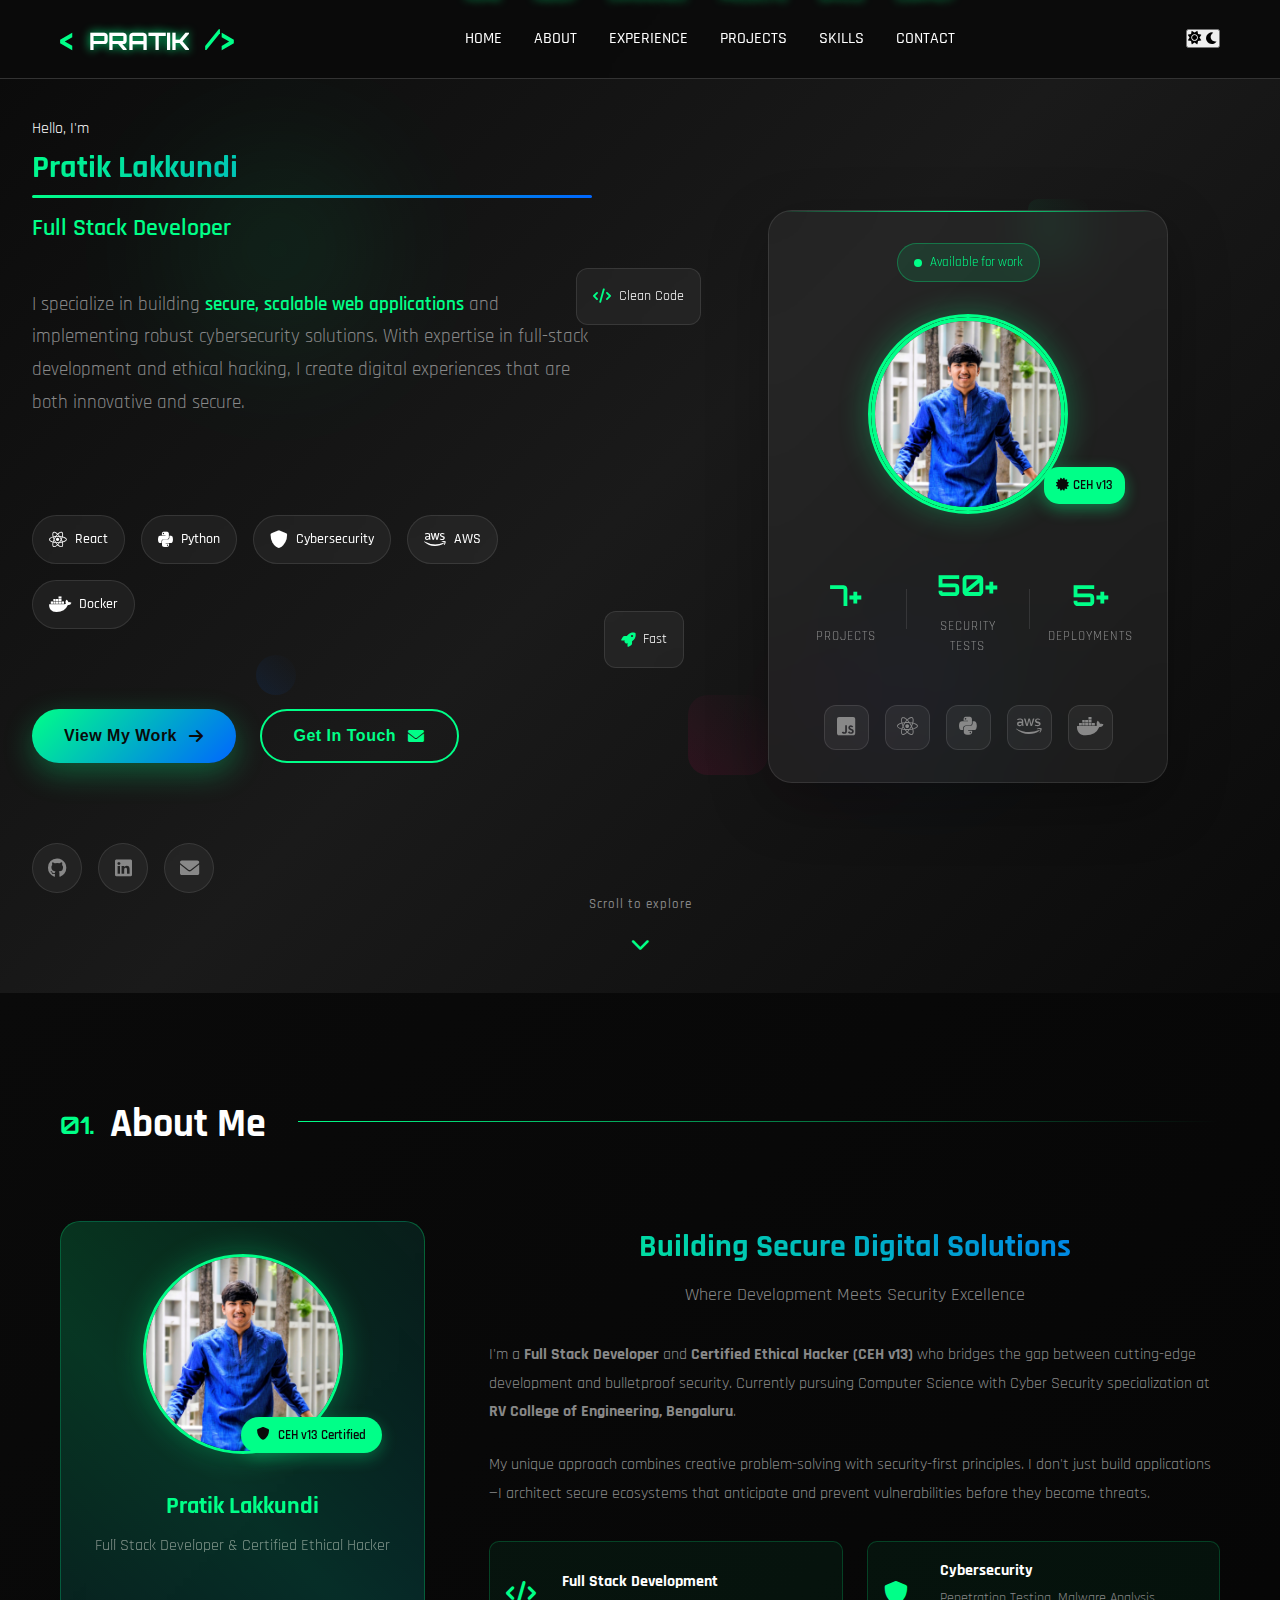
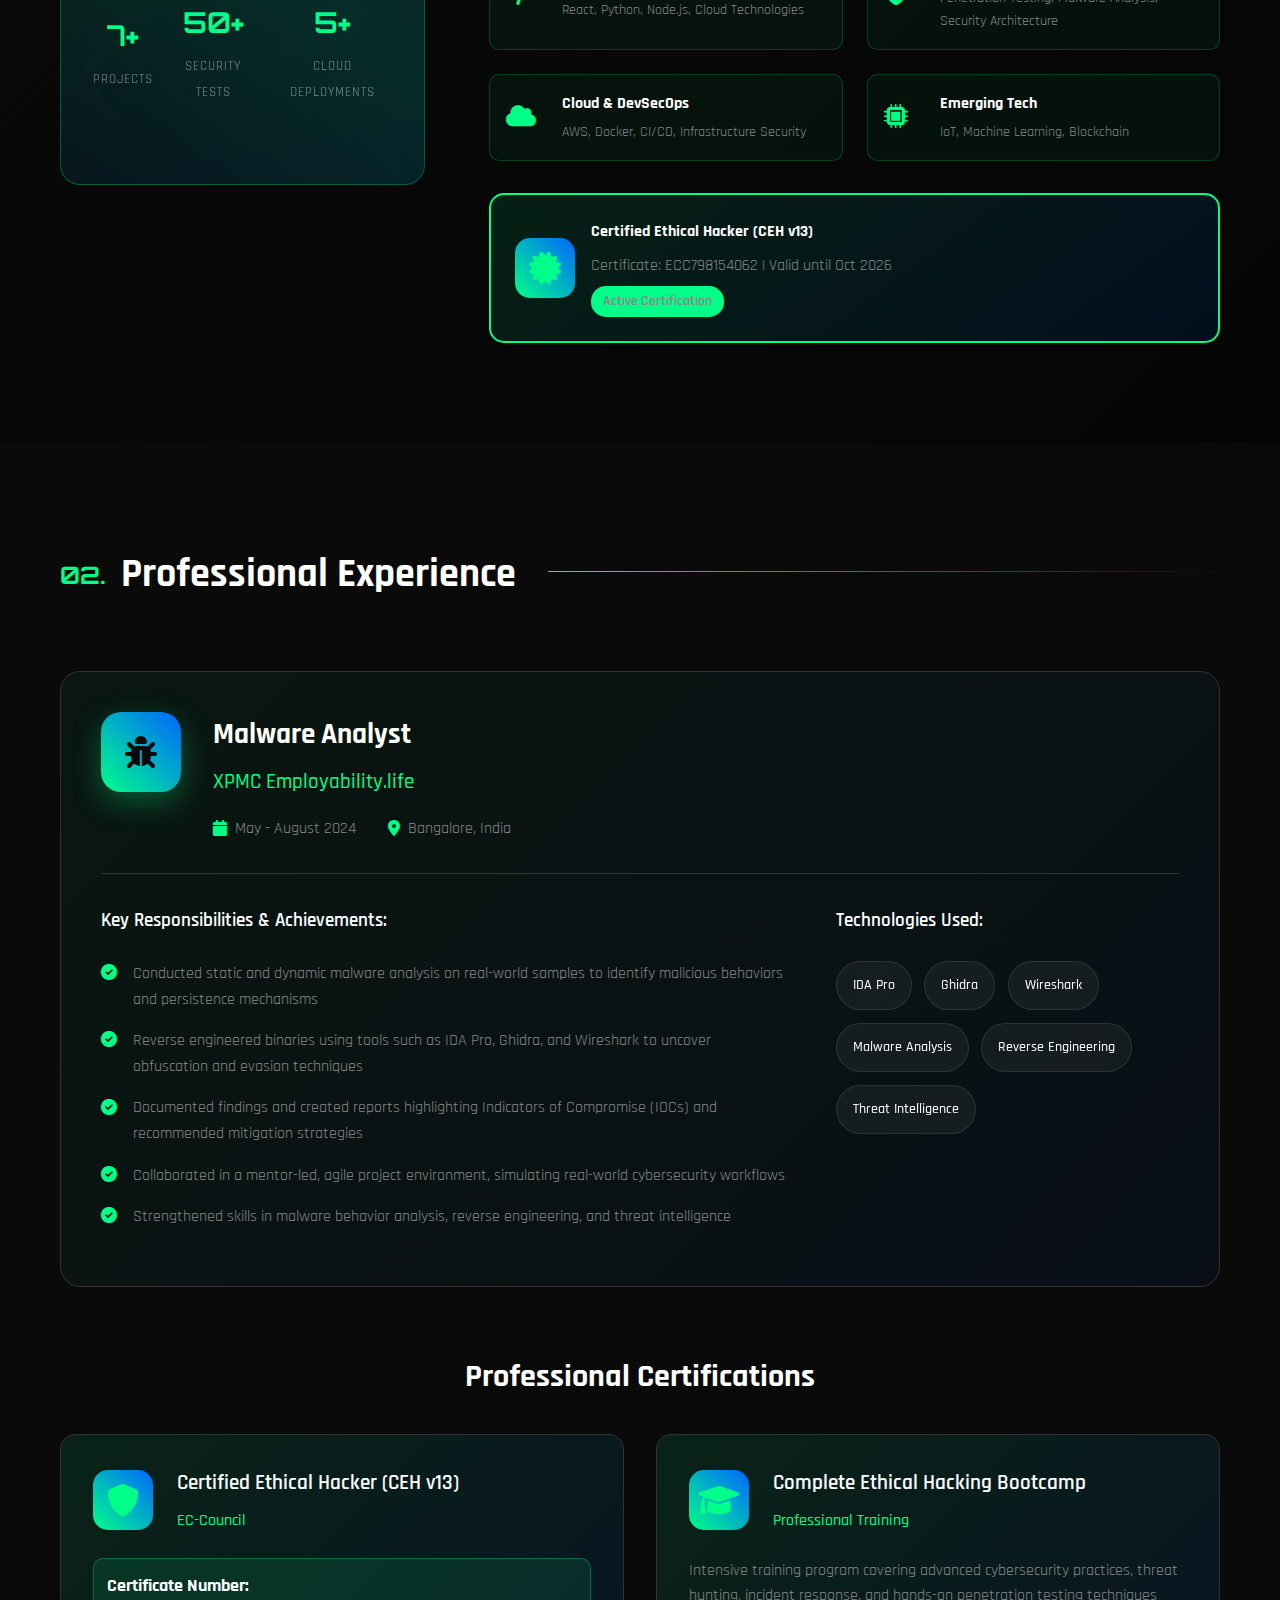
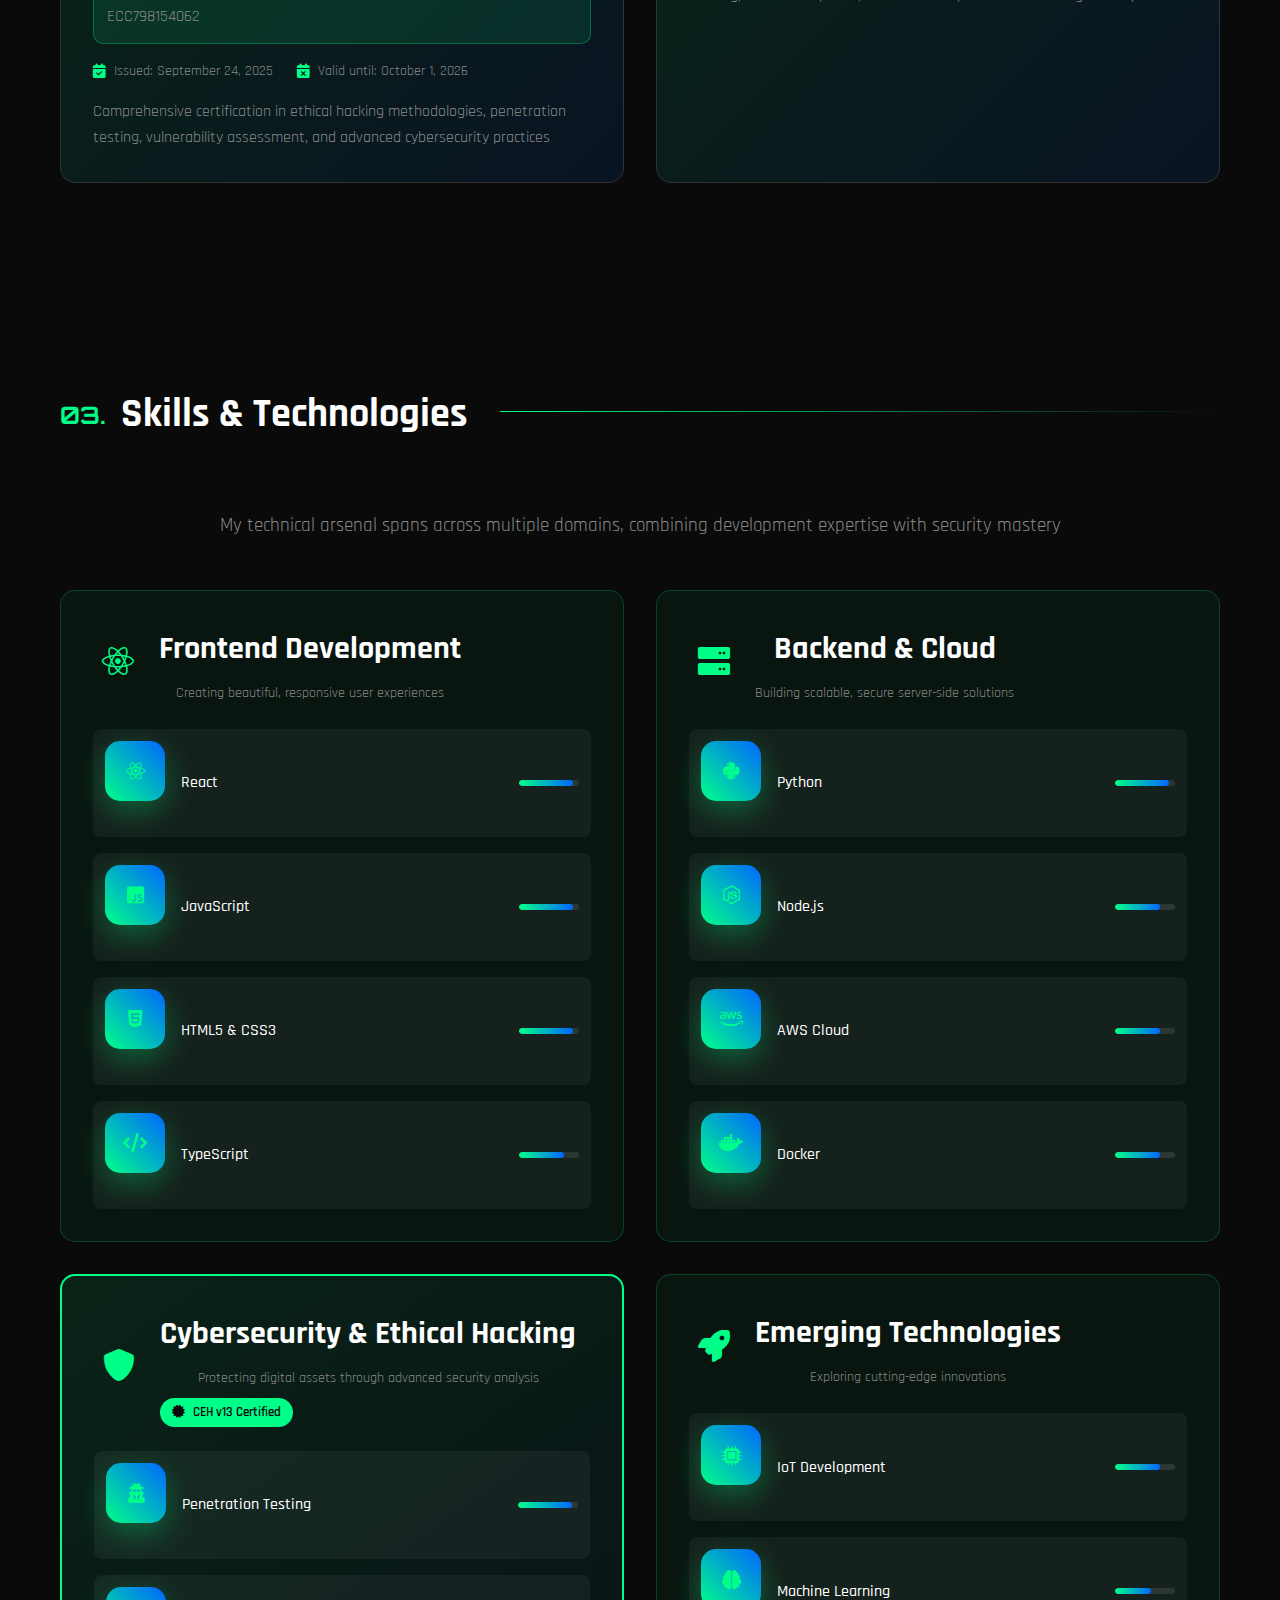
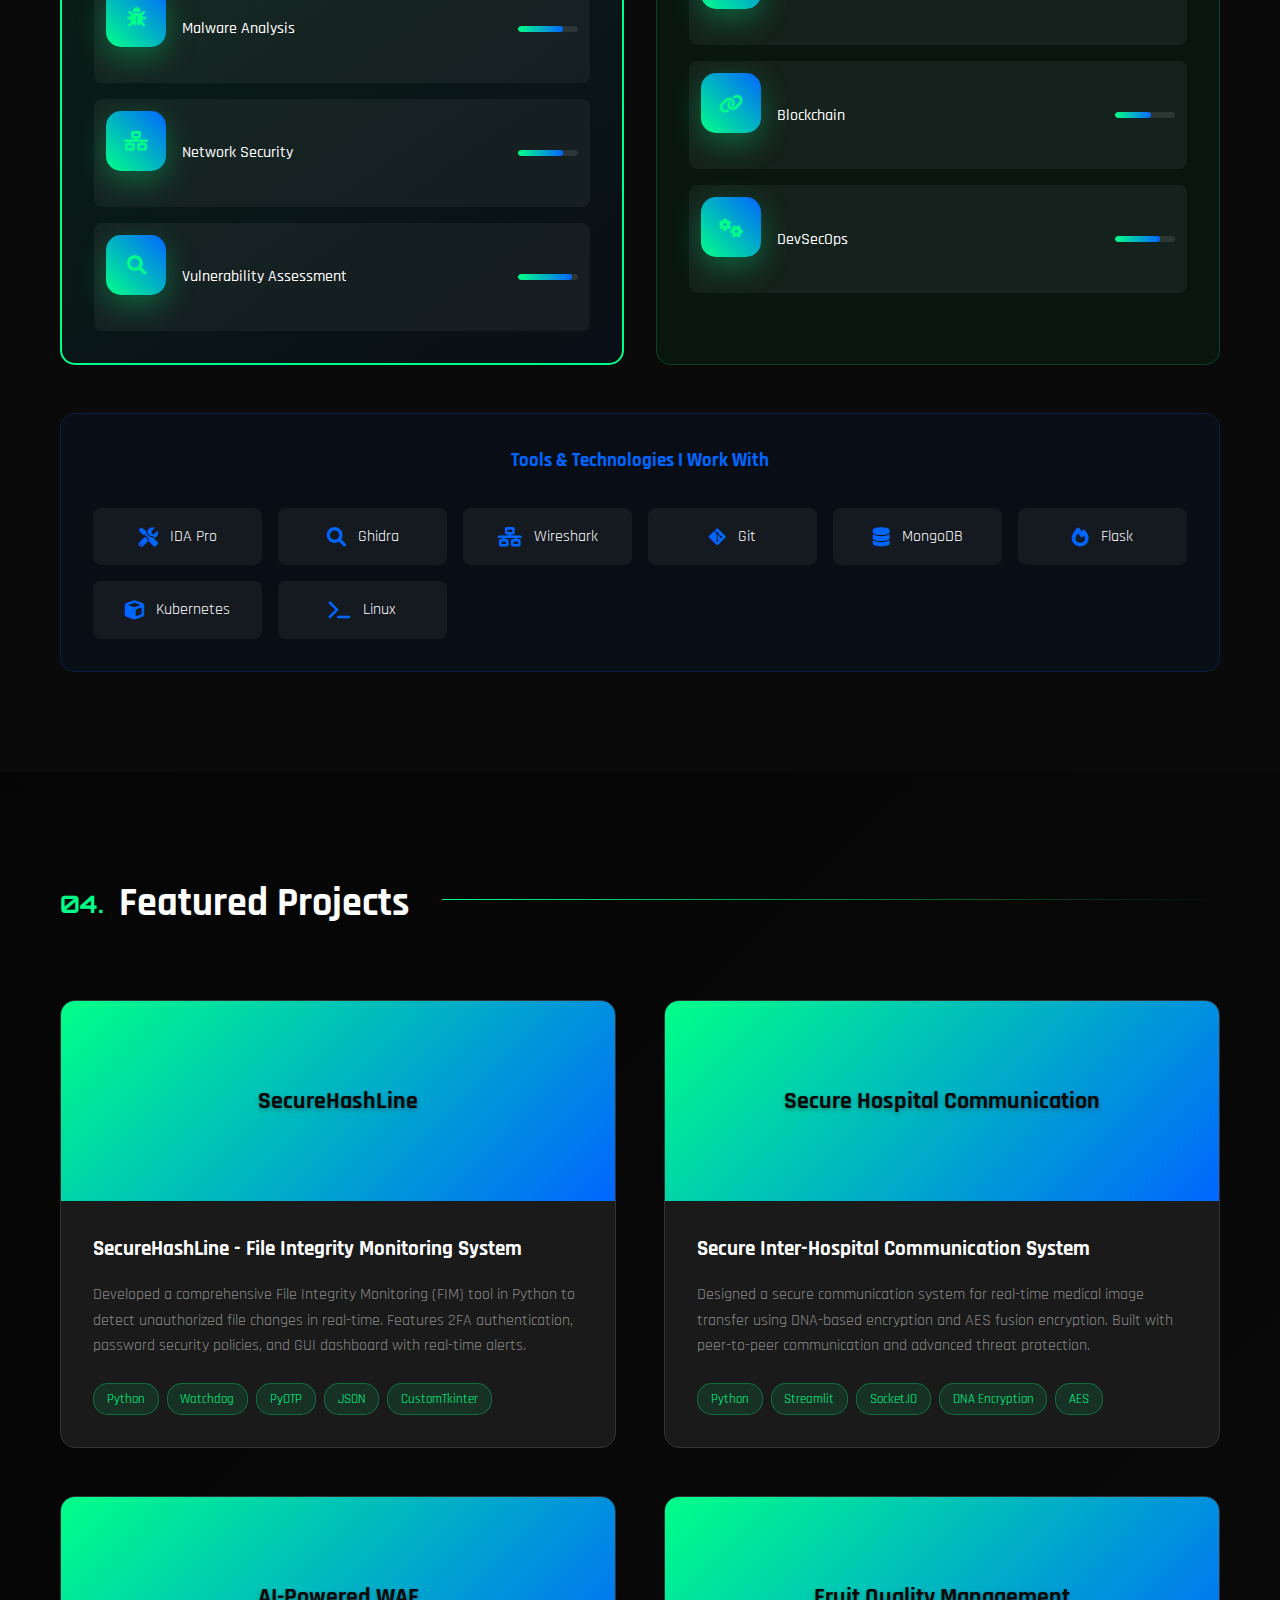
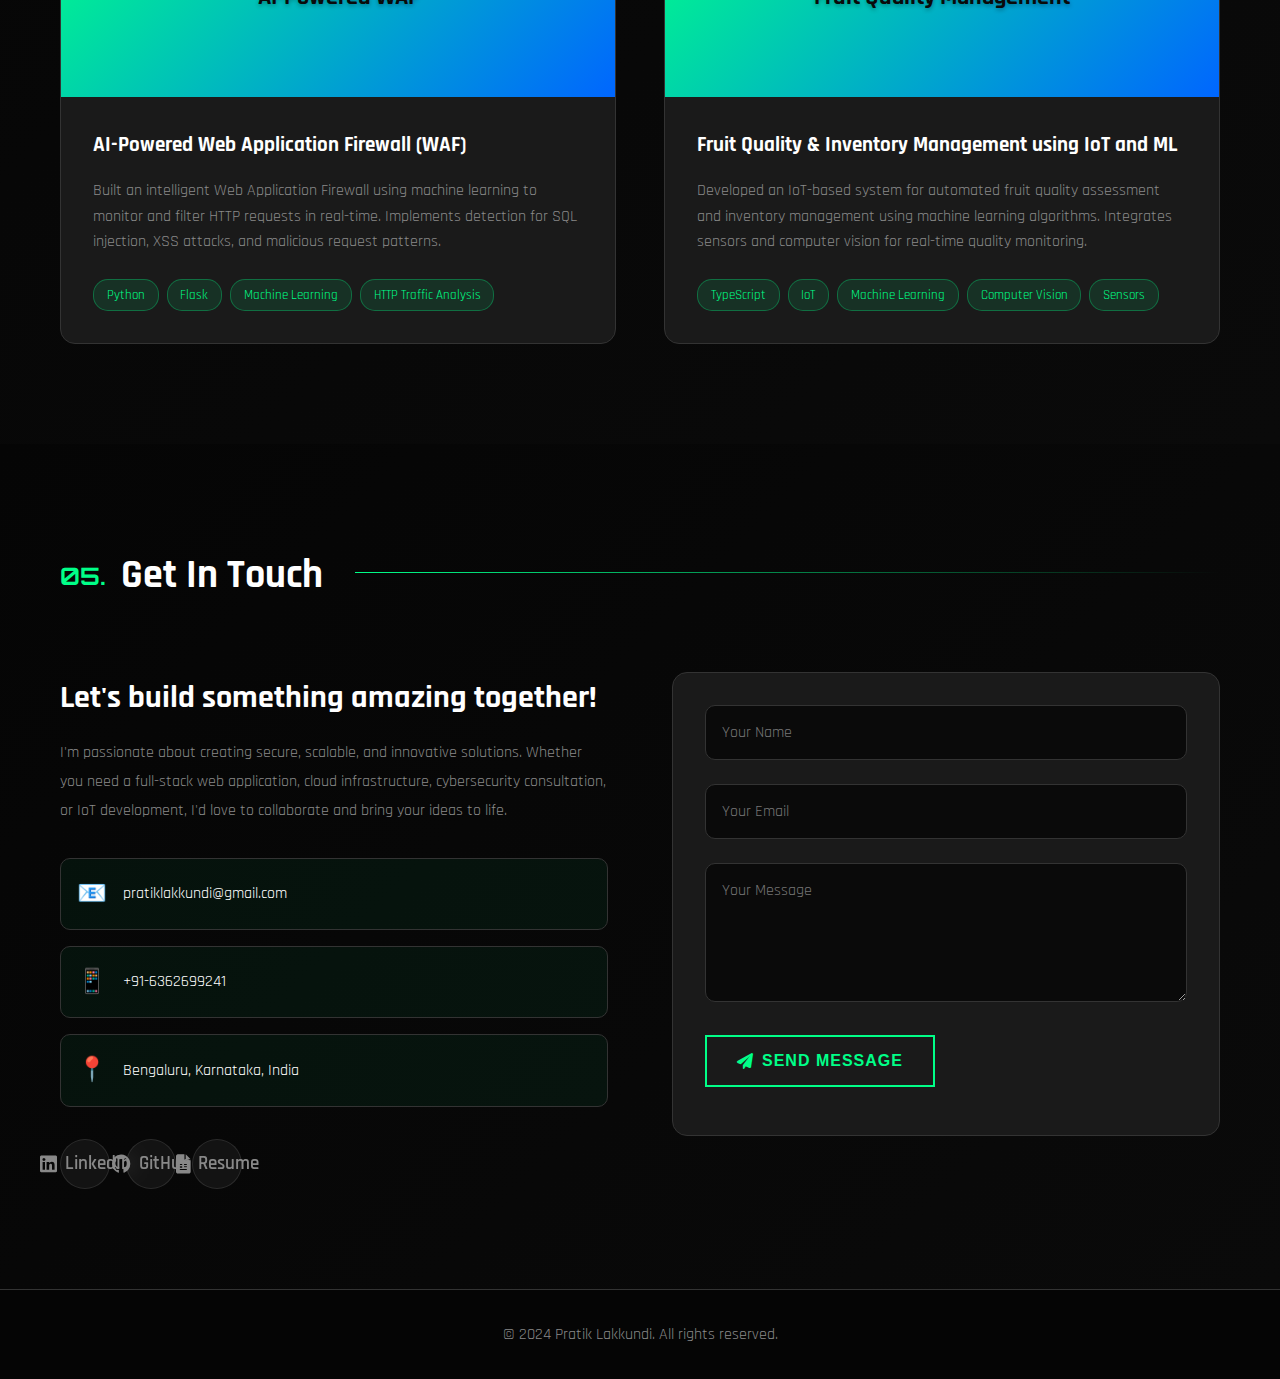
<file: index.html>
<!DOCTYPE html>
<html lang="en">
<head>
    <meta charset="UTF-8">
    <meta name="viewport" content="width=device-width, initial-scale=1.0, maximum-scale=5.0, user-scalable=yes">
    <title>Pratik Lakkundi - Cybersecurity Portfolio</title>
    <meta name="description" content="Cybersecurity Professional & Software Developer - Portfolio showcasing my projects and skills">
    <meta name="theme-color" content="#00ff88">
    <meta name="apple-mobile-web-app-capable" content="yes">
    <meta name="apple-mobile-web-app-status-bar-style" content="black-translucent">
    <link rel="stylesheet" href="styles.css">
    <link href="https://fonts.googleapis.com/css2?family=Orbitron:wght@400;700;900&family=Rajdhani:wght@300;400;500;600;700&display=swap" rel="stylesheet">
    <link rel="stylesheet" href="https://cdnjs.cloudflare.com/ajax/libs/font-awesome/6.0.0/css/all.min.css">
</head>
<body>
    <!-- Mobile Loading Indicator -->
    <div id="mobile-loading" class="mobile-loading" style="display: none;">
        <div class="mobile-loader">
            <div class="loader-ring"></div>
            <div class="loader-text">Loading...</div>
        </div>
    </div>

    <!-- Animated Background -->
    <div class="bg-animation">
        <div class="matrix-rain"></div>
        <div class="cyber-grid"></div>
        <div class="floating-particles"></div>
    </div>

    <!-- Navigation -->
    <nav class="navbar">
        <div class="nav-container">
            <a href="#home" class="nav-logo">
                <span class="logo-bracket">&lt;</span>
                <span class="logo-name">PRATIK</span>
                <span class="logo-bracket">/&gt;</span>
            </a>
            <ul class="nav-menu">
                <li class="nav-item">
                    <a href="#home" class="nav-link" data-text="HOME">HOME</a>
                </li>
                <li class="nav-item">
                    <a href="#about" class="nav-link" data-text="ABOUT">ABOUT</a>
                </li>
                <li class="nav-item">
                    <a href="#experience" class="nav-link" data-text="EXPERIENCE">EXPERIENCE</a>
                </li>
                <li class="nav-item">
                    <a href="#projects" class="nav-link" data-text="PROJECTS">PROJECTS</a>
                </li>
                <li class="nav-item">
                    <a href="#skills" class="nav-link" data-text="SKILLS">SKILLS</a>
                </li>
                <li class="nav-item">
                    <a href="#contact" class="nav-link" data-text="CONTACT">CONTACT</a>
                </li>
            </ul>
            <div class="nav-controls">
                <button class="theme-toggle" id="theme-toggle" aria-label="Toggle theme">
                    <div class="theme-toggle-track">
                        <div class="theme-toggle-thumb">
                            <i class="fas fa-sun sun-icon"></i>
                            <i class="fas fa-moon moon-icon"></i>
                        </div>
                    </div>
                </button>
                <div class="hamburger">
                    <span class="bar"></span>
                    <span class="bar"></span>
                    <span class="bar"></span>
                </div>
            </div>
        </div>
    </nav>

    <!-- Hero Section - Professional UI/UX Design -->
    <section id="home" class="hero-modern scroll-animate">
        <!-- Subtle Background Elements -->
        <div class="hero-background">
            <div class="gradient-orb orb-1 scroll-animate" data-animation="fadeInUp" data-delay="0.2"></div>
            <div class="gradient-orb orb-2 scroll-animate" data-animation="fadeInUp" data-delay="0.4"></div>
            <div class="gradient-orb orb-3 scroll-animate" data-animation="fadeInUp" data-delay="0.6"></div>
            <div class="floating-shapes">
                <div class="shape shape-1 scroll-animate" data-animation="fadeInLeft" data-delay="0.8"></div>
                <div class="shape shape-2 scroll-animate" data-animation="fadeInRight" data-delay="1.0"></div>
                <div class="shape shape-3 scroll-animate" data-animation="fadeInUp" data-delay="1.2"></div>
            </div>
        </div>

        <div class="hero-container">
            <!-- Left Content -->
            <div class="hero-content scroll-animate" data-animation="fadeInLeft" data-delay="0.3">
                <!-- Main Heading -->
                <div class="hero-heading scroll-animate" data-animation="fadeInUp" data-delay="0.5">
                    <div class="name-intro">
                        <span class="greeting">Hello, I'm</span>
                        <h1 class="name-highlight">Pratik Lakkundi</h1>
                    </div>
                    
                    <div class="role-container">
                        <div class="role-carousel">
                            <div class="role-item active">Full Stack Developer</div>
                            <div class="role-item">Cybersecurity Expert</div>
                            <div class="role-item">Cloud Architect</div>
                            <div class="role-item">Digital Security Specialist</div>
                        </div>
                    </div>
                </div>

                <!-- Professional Description -->
                <div class="hero-description scroll-animate" data-animation="fadeInUp" data-delay="0.7">
                    <p>I specialize in building <strong>secure, scalable web applications</strong> and implementing robust cybersecurity solutions. With expertise in full-stack development and ethical hacking, I create digital experiences that are both innovative and secure.</p>
                </div>

                <!-- Key Skills Preview -->
                <div class="skills-preview scroll-animate" data-animation="fadeInUp" data-delay="0.9">
                    <div class="skill-tag">
                        <i class="fab fa-react"></i>
                        <span>React</span>
                    </div>
                    <div class="skill-tag">
                        <i class="fab fa-python"></i>
                        <span>Python</span>
                    </div>
                    <div class="skill-tag">
                        <i class="fas fa-shield-alt"></i>
                        <span>Cybersecurity</span>
                    </div>
                    <div class="skill-tag">
                        <i class="fab fa-aws"></i>
                        <span>AWS</span>
                    </div>
                    <div class="skill-tag">
                        <i class="fab fa-docker"></i>
                        <span>Docker</span>
                    </div>
                </div>

                <!-- Call to Action -->
                <div class="hero-actions scroll-animate" data-animation="fadeInUp" data-delay="1.1">
                    <button class="cta-primary" onclick="document.getElementById('projects').scrollIntoView({behavior: 'smooth'})">
                        <span class="btn-text">View My Work</span>
                        <i class="fas fa-arrow-right"></i>
                    </button>
                    <button class="cta-secondary" onclick="document.getElementById('contact').scrollIntoView({behavior: 'smooth'})">
                        <span class="btn-text">Get In Touch</span>
                        <i class="fas fa-envelope"></i>
                    </button>
                </div>

                <!-- Social Links -->
                <div class="social-links-hero scroll-animate" data-animation="fadeInUp" data-delay="1.3">
                    <a href="https://github.com/Pratiklakkundi" target="_blank" class="social-link" aria-label="GitHub">
                        <i class="fab fa-github"></i>
                    </a>
                    <a href="https://linkedin.com/in/pratik-lakkundi" target="_blank" class="social-link" aria-label="LinkedIn">
                        <i class="fab fa-linkedin"></i>
                    </a>
                    <a href="mailto:pratiklakkundi@gmail.com" class="social-link" aria-label="Email">
                        <i class="fas fa-envelope"></i>
                    </a>
                </div>
            </div>

            <!-- Right Visual -->
            <div class="hero-visual scroll-animate" data-animation="fadeInRight" data-delay="0.5">
                <!-- Professional Profile Card -->
                <div class="profile-card-modern scroll-animate" data-animation="zoomIn" data-delay="1.0">
                    <div class="card-header">
                        <div class="status-indicator">
                            <div class="status-dot"></div>
                            <span>Available for work</span>
                        </div>
                    </div>
                    
                    <div class="profile-image-container">
                        <div class="image-frame">
                            <img src="pratik-photo.jpg" alt="Pratik Lakkundi" class="profile-image">
                            <div class="image-overlay"></div>
                        </div>
                        <div class="certification-badge">
                            <i class="fas fa-certificate"></i>
                            <span>CEH v13</span>
                        </div>
                    </div>

                    <div class="profile-stats">
                        <div class="stat-item">
                            <div class="stat-number">7+</div>
                            <div class="stat-label">Projects</div>
                        </div>
                        <div class="stat-divider"></div>
                        <div class="stat-item">
                            <div class="stat-number">50+</div>
                            <div class="stat-label">Security Tests</div>
                        </div>
                        <div class="stat-divider"></div>
                        <div class="stat-item">
                            <div class="stat-number">5+</div>
                            <div class="stat-label">Deployments</div>
                        </div>
                    </div>

                    <div class="tech-stack">
                        <div class="tech-item">
                            <i class="fab fa-js-square"></i>
                        </div>
                        <div class="tech-item">
                            <i class="fab fa-react"></i>
                        </div>
                        <div class="tech-item">
                            <i class="fab fa-python"></i>
                        </div>
                        <div class="tech-item">
                            <i class="fab fa-aws"></i>
                        </div>
                        <div class="tech-item">
                            <i class="fab fa-docker"></i>
                        </div>
                    </div>
                </div>

                <!-- Floating Elements -->
                <div class="floating-elements">
                    <div class="floating-card card-1 scroll-animate" data-animation="fadeInLeft" data-delay="1.7">
                        <i class="fas fa-code"></i>
                        <span>Clean Code</span>
                    </div>
                    <div class="floating-card card-2 scroll-animate" data-animation="fadeInRight" data-delay="1.9">
                        <i class="fas fa-shield-alt"></i>
                        <span>Secure</span>
                    </div>
                    <div class="floating-card card-3 scroll-animate" data-animation="fadeInUp" data-delay="2.1">
                        <i class="fas fa-rocket"></i>
                        <span>Fast</span>
                    </div>
                </div>
            </div>
        </div>

        <!-- Scroll Indicator -->
        <div class="scroll-indicator scroll-animate" data-animation="fadeInUp" data-delay="2.3">
            <div class="scroll-text">Scroll to explore</div>
            <div class="scroll-arrow">
                <i class="fas fa-chevron-down"></i>
            </div>
        </div>
    </section>
    <!-- About Section -->
    <section id="about" class="about scroll-animate" data-animation="fadeInUp" data-delay="0.2">
        <div class="container">
            <h2 class="section-title scroll-animate" data-animation="fadeInLeft" data-delay="0.3">
                <span class="title-number">01.</span>
                <span class="title-text">About Me</span>
                <div class="title-line"></div>
            </h2>
            <div class="about-content">
                <div class="about-left scroll-animate" data-animation="fadeInLeft" data-delay="0.5">
                    <div class="profile-card scroll-animate" data-animation="zoomIn" data-delay="0.7">
                        <div class="profile-image-wrapper">
                            <img src="pratik-photo.jpg" alt="Pratik Lakkundi" class="profile-img">
                            <div class="profile-overlay">
                                <div class="ceh-badge">
                                    <i class="fas fa-shield-alt"></i>
                                    <span>CEH v13 Certified</span>
                                </div>
                            </div>
                        </div>
                        <div class="profile-info">
                            <h3>Pratik Lakkundi</h3>
                            <p class="profile-role">Full Stack Developer & Certified Ethical Hacker</p>
                            <div class="profile-stats">
                                <div class="stat scroll-animate" data-animation="fadeInUp" data-delay="0.9">
                                    <span class="stat-number">7+</span>
                                    <span class="stat-label">Projects</span>
                                </div>
                                <div class="stat scroll-animate" data-animation="fadeInUp" data-delay="1.0">
                                    <span class="stat-number">50+</span>
                                    <span class="stat-label">Security Tests</span>
                                </div>
                                <div class="stat scroll-animate" data-animation="fadeInUp" data-delay="1.1">
                                    <span class="stat-number">5+</span>
                                    <span class="stat-label">Cloud Deployments</span>
                                </div>
                            </div>
                        </div>
                    </div>
                </div>
                <div class="about-right scroll-animate" data-animation="fadeInRight" data-delay="0.6">
                    <div class="about-text">
                        <div class="intro-highlight scroll-animate" data-animation="fadeInUp" data-delay="0.8">
                            <h3>Building Secure Digital Solutions</h3>
                            <p class="highlight-text">Where Development Meets Security Excellence</p>
                        </div>
                        
                        <div class="about-description scroll-animate" data-animation="fadeInUp" data-delay="1.0">
                            <p>I'm a <strong>Full Stack Developer</strong> and <strong>Certified Ethical Hacker (CEH v13)</strong> who bridges the gap between cutting-edge development and bulletproof security. Currently pursuing Computer Science with Cyber Security specialization at <strong>RV College of Engineering, Bengaluru</strong>.</p>
                            
                            <p>My unique approach combines creative problem-solving with security-first principles. I don't just build applications—I architect secure ecosystems that anticipate and prevent vulnerabilities before they become threats.</p>
                        </div>

                        <div class="expertise-grid">
                            <div class="expertise-item scroll-animate" data-animation="fadeInLeft" data-delay="1.2">
                                <div class="expertise-icon">
                                    <i class="fas fa-code"></i>
                                </div>
                                <div class="expertise-content">
                                    <h4>Full Stack Development</h4>
                                    <p>React, Python, Node.js, Cloud Technologies</p>
                                </div>
                            </div>
                            <div class="expertise-item scroll-animate" data-animation="fadeInRight" data-delay="1.3">
                                <div class="expertise-icon">
                                    <i class="fas fa-shield-alt"></i>
                                </div>
                                <div class="expertise-content">
                                    <h4>Cybersecurity</h4>
                                    <p>Penetration Testing, Malware Analysis, Security Architecture</p>
                                </div>
                            </div>
                            <div class="expertise-item scroll-animate" data-animation="fadeInLeft" data-delay="1.4">
                                <div class="expertise-icon">
                                    <i class="fas fa-cloud"></i>
                                </div>
                                <div class="expertise-content">
                                    <h4>Cloud & DevSecOps</h4>
                                    <p>AWS, Docker, CI/CD, Infrastructure Security</p>
                                </div>
                            </div>
                            <div class="expertise-item scroll-animate" data-animation="fadeInRight" data-delay="1.5">
                                <div class="expertise-icon">
                                    <i class="fas fa-microchip"></i>
                                </div>
                                <div class="expertise-content">
                                    <h4>Emerging Tech</h4>
                                    <p>IoT, Machine Learning, Blockchain</p>
                                </div>
                            </div>
                        </div>

                        <div class="certification-showcase scroll-animate" data-animation="zoomIn" data-delay="1.6">
                            <div class="cert-badge-large">
                                <div class="cert-icon">
                                    <i class="fas fa-certificate"></i>
                                </div>
                                <div class="cert-details">
                                    <h4>Certified Ethical Hacker (CEH v13)</h4>
                                    <p>Certificate: ECC798154062 | Valid until Oct 2026</p>
                                    <span class="cert-status">Active Certification</span>
                                </div>
                            </div>
                        </div>
                    </div>
                </div>
            </div>
        </div>
    </section>

    <!-- Experience Section -->
    <section id="experience" class="experience scroll-animate" data-animation="fadeInUp" data-delay="0.2">
        <div class="container">
            <h2 class="section-title scroll-animate" data-animation="fadeInLeft" data-delay="0.3">
                <span class="title-number">02.</span>
                <span class="title-text">Professional Experience</span>
                <div class="title-line"></div>
            </h2>
            <div class="experience-grid">
                <div class="experience-card scroll-animate" data-animation="zoomIn" data-delay="0.5">
                    <div class="experience-header">
                        <div class="experience-icon scroll-animate" data-animation="rotateIn" data-delay="0.7">
                            <i class="fas fa-bug"></i>
                        </div>
                        <div class="experience-info">
                            <h3>Malware Analyst</h3>
                            <h4>XPMC Employability.life</h4>
                            <div class="experience-meta">
                                <span class="duration">
                                    <i class="fas fa-calendar"></i>
                                    May - August 2024
                                </span>
                                <span class="location">
                                    <i class="fas fa-map-marker-alt"></i>
                                    Bangalore, India
                                </span>
                            </div>
                        </div>
                    </div>
                    <div class="experience-content">
                        <div class="experience-description scroll-animate" data-animation="fadeInUp" data-delay="0.9">
                            <h5>Key Responsibilities & Achievements:</h5>
                            <ul>
                                <li class="scroll-animate" data-animation="fadeInLeft" data-delay="1.0">
                                    <i class="fas fa-check-circle"></i>
                                    Conducted static and dynamic malware analysis on real-world samples to identify malicious behaviors and persistence mechanisms
                                </li>
                                <li class="scroll-animate" data-animation="fadeInLeft" data-delay="1.1">
                                    <i class="fas fa-check-circle"></i>
                                    Reverse engineered binaries using tools such as IDA Pro, Ghidra, and Wireshark to uncover obfuscation and evasion techniques
                                </li>
                                <li class="scroll-animate" data-animation="fadeInLeft" data-delay="1.2">
                                    <i class="fas fa-check-circle"></i>
                                    Documented findings and created reports highlighting Indicators of Compromise (IOCs) and recommended mitigation strategies
                                </li>
                                <li class="scroll-animate" data-animation="fadeInLeft" data-delay="1.3">
                                    <i class="fas fa-check-circle"></i>
                                    Collaborated in a mentor-led, agile project environment, simulating real-world cybersecurity workflows
                                </li>
                                <li class="scroll-animate" data-animation="fadeInLeft" data-delay="1.4">
                                    <i class="fas fa-check-circle"></i>
                                    Strengthened skills in malware behavior analysis, reverse engineering, and threat intelligence
                                </li>
                            </ul>
                        </div>
                        <div class="experience-skills scroll-animate" data-animation="fadeInRight" data-delay="1.1">
                            <h5>Technologies Used:</h5>
                            <div class="skill-tags">
                                <span class="skill-tag scroll-animate" data-animation="fadeInUp" data-delay="1.2">IDA Pro</span>
                                <span class="skill-tag scroll-animate" data-animation="fadeInUp" data-delay="1.3">Ghidra</span>
                                <span class="skill-tag scroll-animate" data-animation="fadeInUp" data-delay="1.4">Wireshark</span>
                                <span class="skill-tag scroll-animate" data-animation="fadeInUp" data-delay="1.5">Malware Analysis</span>
                                <span class="skill-tag scroll-animate" data-animation="fadeInUp" data-delay="1.6">Reverse Engineering</span>
                                <span class="skill-tag scroll-animate" data-animation="fadeInUp" data-delay="1.7">Threat Intelligence</span>
                            </div>
                        </div>
                    </div>
                </div>
            </div>
            
            <div class="certifications scroll-animate" data-animation="fadeInUp" data-delay="0.8">
                <h3>Professional Certifications</h3>
                <div class="cert-grid">
                    <div class="cert-item scroll-animate" data-animation="zoomIn" data-delay="1.0">
                        <div class="cert-header">
                            <div class="cert-icon scroll-animate" data-animation="rotateIn" data-delay="1.2">
                                <i class="fas fa-shield-alt"></i>
                            </div>
                            <div class="cert-info">
                                <h4>Certified Ethical Hacker (CEH v13)</h4>
                                <p class="cert-issuer">EC-Council</p>
                            </div>
                        </div>
                        <div class="cert-details scroll-animate" data-animation="fadeInUp" data-delay="1.4">
                            <div class="cert-number">
                                <strong>Certificate Number:</strong> ECC798154062
                            </div>
                            <div class="cert-validity">
                                <span class="cert-issued">
                                    <i class="fas fa-calendar-check"></i>
                                    Issued: September 24, 2025
                                </span>
                                <span class="cert-expires">
                                    <i class="fas fa-calendar-times"></i>
                                    Valid until: October 1, 2026
                                </span>
                            </div>
                            <p class="cert-description">
                                Comprehensive certification in ethical hacking methodologies, penetration testing, vulnerability assessment, and advanced cybersecurity practices
                            </p>
                        </div>
                    </div>
                    <div class="cert-item">
                        <div class="cert-header">
                            <div class="cert-icon">
                                <i class="fas fa-graduation-cap"></i>
                            </div>
                            <div class="cert-info">
                                <h4>Complete Ethical Hacking Bootcamp</h4>
                                <p class="cert-issuer">Professional Training</p>
                            </div>
                        </div>
                        <div class="cert-details">
                            <p class="cert-description">
                                Intensive training program covering advanced cybersecurity practices, threat hunting, incident response, and hands-on penetration testing techniques
                            </p>
                        </div>
                    </div>
                </div>
            </div>
        </div>
    </section>

    <!-- Skills Section -->
    <section id="skills" class="skills scroll-animate" data-animation="fadeInUp" data-delay="0.2">
        <div class="container">
            <h2 class="section-title scroll-animate" data-animation="fadeInLeft" data-delay="0.3">
                <span class="title-number">03.</span>
                <span class="title-text">Skills & Technologies</span>
                <div class="title-line"></div>
            </h2>
            
            <div class="skills-intro scroll-animate" data-animation="fadeInUp" data-delay="0.5">
                <p>My technical arsenal spans across multiple domains, combining development expertise with security mastery</p>
            </div>

            <div class="skills-showcase">
                <!-- Frontend Development -->
                <div class="skill-category scroll-animate" data-animation="fadeInLeft" data-delay="0.7">
                    <div class="category-header">
                        <div class="category-icon scroll-animate" data-animation="rotateIn" data-delay="0.9">
                            <i class="fab fa-react"></i>
                        </div>
                        <div class="category-info">
                            <h3>Frontend Development</h3>
                            <p>Creating beautiful, responsive user experiences</p>
                        </div>
                    </div>
                    <div class="skills-list">
                        <div class="skill-item scroll-animate" data-animation="fadeInUp" data-delay="1.0">
                            <div class="skill-icon"><i class="fab fa-react"></i></div>
                            <span class="skill-name">React</span>
                            <div class="skill-level expert"></div>
                        </div>
                        <div class="skill-item scroll-animate" data-animation="fadeInUp" data-delay="1.1">
                            <div class="skill-icon"><i class="fab fa-js-square"></i></div>
                            <span class="skill-name">JavaScript</span>
                            <div class="skill-level expert"></div>
                        </div>
                        <div class="skill-item scroll-animate" data-animation="fadeInUp" data-delay="1.2">
                            <div class="skill-icon"><i class="fab fa-html5"></i></div>
                            <span class="skill-name">HTML5 & CSS3</span>
                            <div class="skill-level expert"></div>
                        </div>
                        <div class="skill-item scroll-animate" data-animation="fadeInUp" data-delay="1.3">
                            <div class="skill-icon"><i class="fas fa-code"></i></div>
                            <span class="skill-name">TypeScript</span>
                            <div class="skill-level advanced"></div>
                        </div>
                    </div>
                </div>

                <!-- Backend & Cloud -->
                <div class="skill-category scroll-animate" data-animation="fadeInRight" data-delay="0.8">
                    <div class="category-header">
                        <div class="category-icon scroll-animate" data-animation="rotateIn" data-delay="1.0">
                            <i class="fas fa-server"></i>
                        </div>
                        <div class="category-info">
                            <h3>Backend & Cloud</h3>
                            <p>Building scalable, secure server-side solutions</p>
                        </div>
                    </div>
                    <div class="skills-list">
                        <div class="skill-item scroll-animate" data-animation="fadeInUp" data-delay="1.1">
                            <div class="skill-icon"><i class="fab fa-python"></i></div>
                            <span class="skill-name">Python</span>
                            <div class="skill-level expert"></div>
                        </div>
                        <div class="skill-item scroll-animate" data-animation="fadeInUp" data-delay="1.2">
                            <div class="skill-icon"><i class="fab fa-node-js"></i></div>
                            <span class="skill-name">Node.js</span>
                            <div class="skill-level advanced"></div>
                        </div>
                        <div class="skill-item scroll-animate" data-animation="fadeInUp" data-delay="1.3">
                            <div class="skill-icon"><i class="fab fa-aws"></i></div>
                            <span class="skill-name">AWS Cloud</span>
                            <div class="skill-level advanced"></div>
                        </div>
                        <div class="skill-item scroll-animate" data-animation="fadeInUp" data-delay="1.4">
                            <div class="skill-icon"><i class="fab fa-docker"></i></div>
                            <span class="skill-name">Docker</span>
                            <div class="skill-level advanced"></div>
                        </div>
                    </div>
                </div>

                <!-- Cybersecurity -->
                <div class="skill-category featured scroll-animate" data-animation="zoomIn" data-delay="0.9">
                    <div class="category-header">
                        <div class="category-icon scroll-animate" data-animation="rotateIn" data-delay="1.1">
                            <i class="fas fa-shield-alt"></i>
                        </div>
                        <div class="category-info">
                            <h3>Cybersecurity & Ethical Hacking</h3>
                            <p>Protecting digital assets through advanced security analysis</p>
                            <div class="ceh-badge-small scroll-animate" data-animation="fadeInUp" data-delay="1.3">
                                <i class="fas fa-certificate"></i>
                                <span>CEH v13 Certified</span>
                            </div>
                        </div>
                    </div>
                    <div class="skills-list">
                        <div class="skill-item scroll-animate" data-animation="fadeInUp" data-delay="1.4">
                            <div class="skill-icon"><i class="fas fa-user-secret"></i></div>
                            <span class="skill-name">Penetration Testing</span>
                            <div class="skill-level expert"></div>
                        </div>
                        <div class="skill-item scroll-animate" data-animation="fadeInUp" data-delay="1.5">
                            <div class="skill-icon"><i class="fas fa-bug"></i></div>
                            <span class="skill-name">Malware Analysis</span>
                            <div class="skill-level advanced"></div>
                        </div>
                        <div class="skill-item scroll-animate" data-animation="fadeInUp" data-delay="1.6">
                            <div class="skill-icon"><i class="fas fa-network-wired"></i></div>
                            <span class="skill-name">Network Security</span>
                            <div class="skill-level advanced"></div>
                        </div>
                        <div class="skill-item scroll-animate" data-animation="fadeInUp" data-delay="1.7">
                            <div class="skill-icon"><i class="fas fa-search"></i></div>
                            <span class="skill-name">Vulnerability Assessment</span>
                            <div class="skill-level expert"></div>
                        </div>
                    </div>
                </div>

                <!-- Emerging Technologies -->
                <div class="skill-category scroll-animate" data-animation="fadeInUp" data-delay="1.0">
                    <div class="category-header">
                        <div class="category-icon scroll-animate" data-animation="rotateIn" data-delay="1.2">
                            <i class="fas fa-rocket"></i>
                        </div>
                        <div class="category-info">
                            <h3>Emerging Technologies</h3>
                            <p>Exploring cutting-edge innovations</p>
                        </div>
                    </div>
                    <div class="skills-list">
                        <div class="skill-item scroll-animate" data-animation="fadeInUp" data-delay="1.8">
                            <div class="skill-icon"><i class="fas fa-microchip"></i></div>
                            <span class="skill-name">IoT Development</span>
                            <div class="skill-level advanced"></div>
                        </div>
                        <div class="skill-item scroll-animate" data-animation="fadeInUp" data-delay="1.9">
                            <div class="skill-icon"><i class="fas fa-brain"></i></div>
                            <span class="skill-name">Machine Learning</span>
                            <div class="skill-level intermediate"></div>
                        </div>
                        <div class="skill-item scroll-animate" data-animation="fadeInUp" data-delay="2.0">
                            <div class="skill-icon"><i class="fas fa-link"></i></div>
                            <span class="skill-name">Blockchain</span>
                            <div class="skill-level intermediate"></div>
                        </div>
                        <div class="skill-item scroll-animate" data-animation="fadeInUp" data-delay="2.1">
                            <div class="skill-icon"><i class="fas fa-cogs"></i></div>
                            <span class="skill-name">DevSecOps</span>
                            <div class="skill-level advanced"></div>
                        </div>
                    </div>
                </div>
            </div>

            <!-- Tools & Technologies -->
            <div class="tools-section scroll-animate" data-animation="fadeInUp" data-delay="1.5">
                <h3>Tools & Technologies I Work With</h3>
                <div class="tools-grid">
                    <div class="tool-item scroll-animate" data-animation="zoomIn" data-delay="1.6">
                        <i class="fas fa-tools"></i>
                        <span>IDA Pro</span>
                    </div>
                    <div class="tool-item scroll-animate" data-animation="zoomIn" data-delay="1.7">
                        <i class="fas fa-search"></i>
                        <span>Ghidra</span>
                    </div>
                    <div class="tool-item scroll-animate" data-animation="zoomIn" data-delay="1.8">
                        <i class="fas fa-network-wired"></i>
                        <span>Wireshark</span>
                    </div>
                    <div class="tool-item scroll-animate" data-animation="zoomIn" data-delay="1.9">
                        <i class="fab fa-git-alt"></i>
                        <span>Git</span>
                    </div>
                    <div class="tool-item scroll-animate" data-animation="zoomIn" data-delay="2.0">
                        <i class="fas fa-database"></i>
                        <span>MongoDB</span>
                    </div>
                    <div class="tool-item scroll-animate" data-animation="zoomIn" data-delay="2.1">
                        <i class="fas fa-fire"></i>
                        <span>Flask</span>
                    </div>
                    <div class="tool-item scroll-animate" data-animation="zoomIn" data-delay="2.2">
                        <i class="fas fa-cube"></i>
                        <span>Kubernetes</span>
                    </div>
                    <div class="tool-item scroll-animate" data-animation="zoomIn" data-delay="2.3">
                        <i class="fas fa-terminal"></i>
                        <span>Linux</span>
                    </div>
                </div>
            </div>
        </div>
    </section>
    <!-- Projects Section -->
    <section id="projects" class="projects scroll-animate" data-animation="fadeInUp" data-delay="0.2">
        <div class="container">
            <h2 class="section-title scroll-animate" data-animation="fadeInLeft" data-delay="0.3">
                <span class="title-number">04.</span>
                <span class="title-text">Featured Projects</span>
                <div class="title-line"></div>
            </h2>
            <div class="projects-grid">
                <div class="project-card scroll-animate" data-animation="zoomIn" data-delay="0.5">
                    <div class="project-image">
                        <div class="project-img-placeholder">
                            <span>SecureHashLine</span>
                        </div>
                        <div class="project-overlay">
                            <div class="project-links">
                                <a href="https://github.com/Pratiklakkundi/SecureHashLine---File-Integrity-Monitoring-System" class="project-link" target="_blank">GitHub</a>
                                <a href="https://github.com/Pratiklakkundi/SecureHashLine---File-Integrity-Monitoring-System#readme" class="project-link" target="_blank">Details</a>
                            </div>
                        </div>
                    </div>
                    <div class="project-content">
                        <h3 class="scroll-animate" data-animation="fadeInUp" data-delay="0.7">SecureHashLine - File Integrity Monitoring System</h3>
                        <p class="scroll-animate" data-animation="fadeInUp" data-delay="0.8">Developed a comprehensive File Integrity Monitoring (FIM) tool in Python to detect unauthorized file changes in real-time. Features 2FA authentication, password security policies, and GUI dashboard with real-time alerts.</p>
                        <div class="project-tech scroll-animate" data-animation="fadeInUp" data-delay="0.9">
                            <span>Python</span>
                            <span>Watchdog</span>
                            <span>PyOTP</span>
                            <span>JSON</span>
                            <span>CustomTkinter</span>
                        </div>
                    </div>
                </div>

                <div class="project-card scroll-animate" data-animation="zoomIn" data-delay="0.7">
                    <div class="project-image">
                        <div class="project-img-placeholder">
                            <span>Secure Hospital Communication</span>
                        </div>
                        <div class="project-overlay">
                            <div class="project-links">
                                <a href="https://github.com/Pratiklakkundi/Secure-Hospital-Communication-System" class="project-link" target="_blank">GitHub</a>
                                <a href="https://github.com/Pratiklakkundi/Secure-Hospital-Communication-System#readme" class="project-link" target="_blank">Details</a>
                            </div>
                        </div>
                    </div>
                    <div class="project-content">
                        <h3 class="scroll-animate" data-animation="fadeInUp" data-delay="0.9">Secure Inter-Hospital Communication System</h3>
                        <p class="scroll-animate" data-animation="fadeInUp" data-delay="1.0">Designed a secure communication system for real-time medical image transfer using DNA-based encryption and AES fusion encryption. Built with peer-to-peer communication and advanced threat protection.</p>
                        <div class="project-tech scroll-animate" data-animation="fadeInUp" data-delay="1.1">
                            <span>Python</span>
                            <span>Streamlit</span>
                            <span>Socket.IO</span>
                            <span>DNA Encryption</span>
                            <span>AES</span>
                        </div>
                    </div>
                </div>

                <div class="project-card scroll-animate" data-animation="zoomIn" data-delay="0.9">
                    <div class="project-image">
                        <div class="project-img-placeholder">
                            <span>AI-Powered WAF</span>
                        </div>
                        <div class="project-overlay">
                            <div class="project-links">
                                <a href="https://github.com/Pratiklakkundi/Web-Application-Firewall-WAF-with-AI-Powered-Attack-Detection" class="project-link" target="_blank">GitHub</a>
                                <a href="https://github.com/Pratiklakkundi/Web-Application-Firewall-WAF-with-AI-Powered-Attack-Detection#readme" class="project-link" target="_blank">Details</a>
                            </div>
                        </div>
                    </div>
                    <div class="project-content">
                        <h3 class="scroll-animate" data-animation="fadeInUp" data-delay="1.1">AI-Powered Web Application Firewall (WAF)</h3>
                        <p class="scroll-animate" data-animation="fadeInUp" data-delay="1.2">Built an intelligent Web Application Firewall using machine learning to monitor and filter HTTP requests in real-time. Implements detection for SQL injection, XSS attacks, and malicious request patterns.</p>
                        <div class="project-tech scroll-animate" data-animation="fadeInUp" data-delay="1.3">
                            <span>Python</span>
                            <span>Flask</span>
                            <span>Machine Learning</span>
                            <span>HTTP Traffic Analysis</span>
                        </div>
                    </div>
                </div>

                <div class="project-card scroll-animate" data-animation="zoomIn" data-delay="1.1">
                    <div class="project-image">
                        <div class="project-img-placeholder">
                            <span>Fruit Quality Management</span>
                        </div>
                        <div class="project-overlay">
                            <div class="project-links">
                                <a href="https://github.com/Pratiklakkundi/Fruit-Quality-And-Inventory-Management-using-IoT-and-ML" class="project-link" target="_blank">GitHub</a>
                                <a href="https://github.com/Pratiklakkundi/Fruit-Quality-And-Inventory-Management-using-IoT-and-ML#readme" class="project-link" target="_blank">Details</a>
                            </div>
                        </div>
                    </div>
                    <div class="project-content">
                        <h3 class="scroll-animate" data-animation="fadeInUp" data-delay="1.3">Fruit Quality & Inventory Management using IoT and ML</h3>
                        <p class="scroll-animate" data-animation="fadeInUp" data-delay="1.4">Developed an IoT-based system for automated fruit quality assessment and inventory management using machine learning algorithms. Integrates sensors and computer vision for real-time quality monitoring.</p>
                        <div class="project-tech scroll-animate" data-animation="fadeInUp" data-delay="1.5">
                            <span>TypeScript</span>
                            <span>IoT</span>
                            <span>Machine Learning</span>
                            <span>Computer Vision</span>
                            <span>Sensors</span>
                        </div>
                    </div>
                </div>
            </div>
        </div>
    </section>

    <!-- Contact Section -->
    <section id="contact" class="contact scroll-animate" data-animation="fadeInUp" data-delay="0.2">
        <div class="container">
            <h2 class="section-title scroll-animate" data-animation="fadeInLeft" data-delay="0.3">
                <span class="title-number">05.</span>
                <span class="title-text">Get In Touch</span>
                <div class="title-line"></div>
            </h2>
            <div class="contact-content">
                <div class="contact-info scroll-animate" data-animation="fadeInLeft" data-delay="0.5">
                    <h3 class="scroll-animate" data-animation="fadeInUp" data-delay="0.7">Let's build something amazing together!</h3>
                    <p class="scroll-animate" data-animation="fadeInUp" data-delay="0.8">I'm passionate about creating secure, scalable, and innovative solutions. Whether you need a full-stack web application, cloud infrastructure, cybersecurity consultation, or IoT development, I'd love to collaborate and bring your ideas to life.</p>
                    <div class="contact-details scroll-animate" data-animation="fadeInUp" data-delay="0.9">
                        <div class="contact-item scroll-animate" data-animation="fadeInLeft" data-delay="1.0">
                            <span class="contact-icon">📧</span>
                            <span>pratiklakkundi@gmail.com</span>
                        </div>
                        <div class="contact-item scroll-animate" data-animation="fadeInLeft" data-delay="1.1">
                            <span class="contact-icon">📱</span>
                            <span>+91-6362699241</span>
                        </div>
                        <div class="contact-item scroll-animate" data-animation="fadeInLeft" data-delay="1.2">
                            <span class="contact-icon">📍</span>
                            <span>Bengaluru, Karnataka, India</span>
                        </div>
                    </div>
                    <div class="social-links scroll-animate" data-animation="fadeInUp" data-delay="1.3">
                        <a href="https://linkedin.com/in/pratik-lakkundi" class="social-link scroll-animate" data-animation="zoomIn" data-delay="1.4" target="_blank">
                            <i class="fab fa-linkedin"></i>
                            <span>LinkedIn</span>
                        </a>
                        <a href="https://github.com/Pratiklakkundi" class="social-link scroll-animate" data-animation="zoomIn" data-delay="1.5" target="_blank">
                            <i class="fab fa-github"></i>
                            <span>GitHub</span>
                        </a>
                        <a href="#" class="social-link scroll-animate" data-animation="zoomIn" data-delay="1.6" id="resume-btn">
                            <i class="fas fa-file-alt"></i>
                            <span>Resume</span>
                        </a>
                    </div>
                </div>
                <form class="contact-form scroll-animate" data-animation="fadeInRight" data-delay="0.6" action="https://formspree.io/f/mpqwkwdn" method="POST" id="contact-form">
                    <input type="hidden" name="_subject" value="New Portfolio Contact Message from Pratik Lakkundi">
                    <input type="hidden" name="_captcha" value="false">
                    <input type="hidden" name="_template" value="table">
                    <div class="form-group scroll-animate" data-animation="fadeInUp" data-delay="0.8">
                        <input type="text" id="name" name="name" placeholder="Your Name" required>
                    </div>
                    <div class="form-group scroll-animate" data-animation="fadeInUp" data-delay="0.9">
                        <input type="email" id="email" name="email" placeholder="Your Email" required>
                    </div>
                    <div class="form-group scroll-animate" data-animation="fadeInUp" data-delay="1.0">
                        <textarea id="message" name="message" placeholder="Your Message" rows="5" required></textarea>
                    </div>
                    <button type="submit" class="btn btn-primary scroll-animate" data-animation="zoomIn" data-delay="1.1" id="submit-btn">
                        <i class="fas fa-paper-plane"></i>
                        <span>Send Message</span>
                    </button>
                    <div class="form-status" id="form-status"></div>
                </form>
            </div>
        </div>
    </section>

    <!-- Footer -->
    <footer class="footer scroll-animate" data-animation="fadeInUp" data-delay="0.2">
        <div class="container">
            <p class="scroll-animate" data-animation="fadeInUp" data-delay="0.4">&copy; 2024 Pratik Lakkundi. All rights reserved.</p>
        </div>
    </footer>

    <!-- Resume Modal -->
    <div id="resume-modal" class="modal">
        <div class="modal-content">
            <div class="modal-header">
                <h2>
                    <i class="fas fa-file-alt"></i>
                    Resume - Pratik Lakkundi
                </h2>
                <span class="close-modal">&times;</span>
            </div>
            <div class="modal-body">
                <div class="resume-preview">
                    <!-- Resume Image Preview -->
                    <img src="resume.jpg" alt="Pratik Lakkundi Resume" id="resume-image" />
                </div>
                <div class="resume-actions">
                    <a href="https://drive.google.com/uc?export=download&id=1F6VIAwBG-6uH42XEe4-DujkCIO_k9B4Q" 
                       class="btn btn-primary" 
                       target="_blank">
                        <i class="fas fa-download"></i>
                        <span>Download PDF</span>
                    </a>
                    <a href="https://drive.google.com/file/d/1F6VIAwBG-6uH42XEe4-DujkCIO_k9B4Q/view?usp=sharing" 
                       class="btn btn-secondary" 
                       target="_blank">
                        <i class="fas fa-external-link-alt"></i>
                        <span>View in Drive</span>
                    </a>
                </div>
            </div>
        </div>
    </div>

    <script src="script.js"></script>
</body>
</html>
</file>
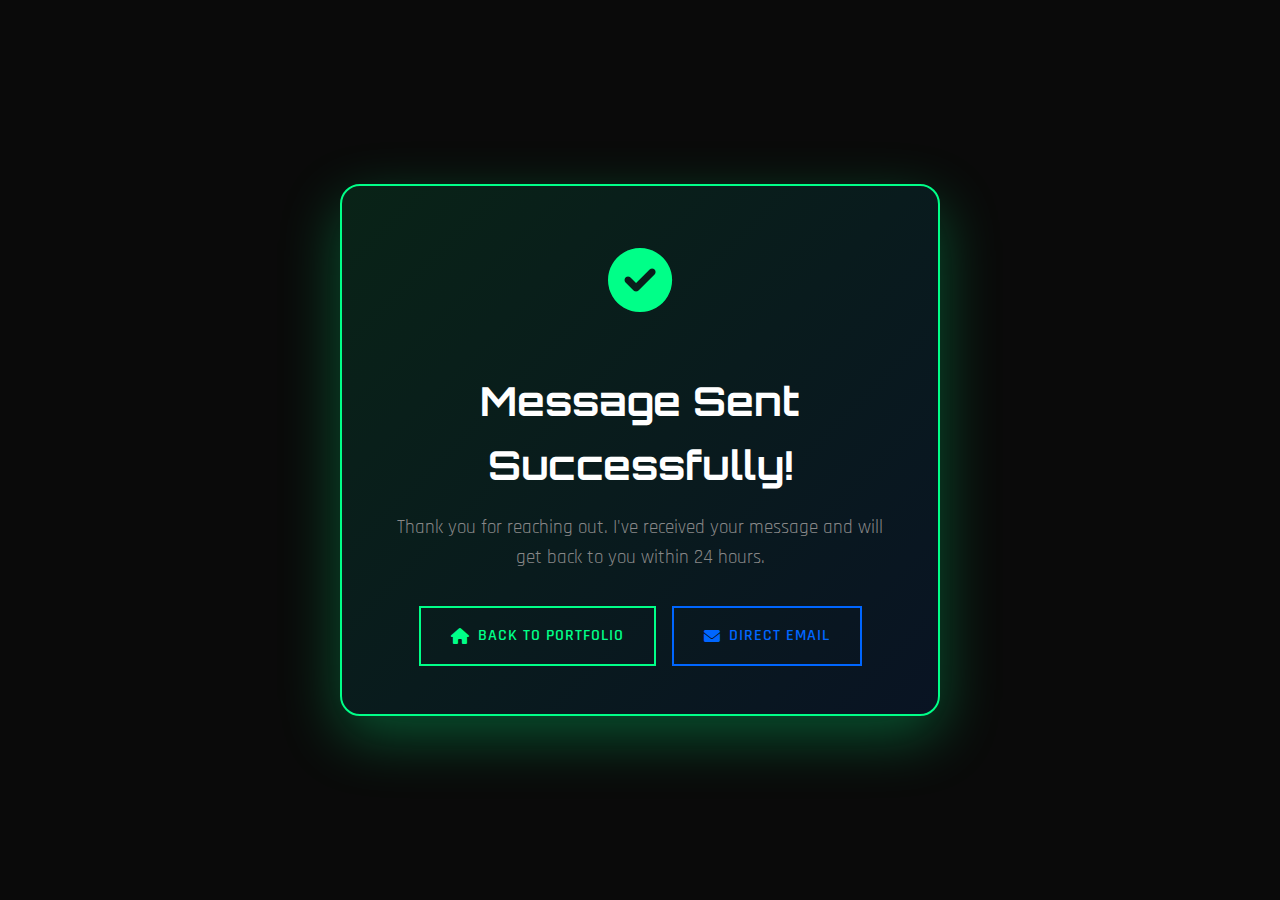
<file: thank-you.html>
<!DOCTYPE html>
<html lang="en">
<head>
    <meta charset="UTF-8">
    <meta name="viewport" content="width=device-width, initial-scale=1.0">
    <title>Thank You - Pratik Lakkundi</title>
    <link rel="stylesheet" href="styles.css">
    <link href="https://fonts.googleapis.com/css2?family=Orbitron:wght@400;700;900&family=Rajdhani:wght@300;400;500;600;700&display=swap" rel="stylesheet">
    <link rel="stylesheet" href="https://cdnjs.cloudflare.com/ajax/libs/font-awesome/6.0.0/css/all.min.css">
</head>
<body>
    <div class="thank-you-page">
        <div class="thank-you-container">
            <div class="thank-you-content">
                <div class="success-icon">
                    <i class="fas fa-check-circle"></i>
                </div>
                <h1>Message Sent Successfully!</h1>
                <p>Thank you for reaching out. I've received your message and will get back to you within 24 hours.</p>
                <div class="thank-you-actions">
                    <a href="index.html" class="btn btn-primary">
                        <i class="fas fa-home"></i>
                        <span>Back to Portfolio</span>
                    </a>
                    <a href="mailto:pratiklakkundi@gmail.com" class="btn btn-secondary">
                        <i class="fas fa-envelope"></i>
                        <span>Direct Email</span>
                    </a>
                </div>
            </div>
        </div>
    </div>

    <style>
        .thank-you-page {
            min-height: 100vh;
            background: var(--bg-dark);
            display: flex;
            align-items: center;
            justify-content: center;
            padding: 2rem;
        }

        .thank-you-container {
            max-width: 600px;
            text-align: center;
        }

        .thank-you-content {
            background: linear-gradient(135deg, rgba(0, 255, 136, 0.1), rgba(0, 102, 255, 0.1));
            border: 2px solid var(--primary-color);
            border-radius: 20px;
            padding: 3rem;
            box-shadow: 0 20px 60px rgba(0, 255, 136, 0.3);
        }

        .success-icon {
            font-size: 4rem;
            color: var(--primary-color);
            margin-bottom: 2rem;
            animation: pulse 2s infinite;
        }

        .thank-you-content h1 {
            color: var(--text-light);
            font-size: 2.5rem;
            margin-bottom: 1rem;
            font-family: 'Orbitron', monospace;
        }

        .thank-you-content p {
            color: var(--text-gray);
            font-size: 1.2rem;
            margin-bottom: 2rem;
            line-height: 1.6;
        }

        .thank-you-actions {
            display: flex;
            gap: 1rem;
            justify-content: center;
            flex-wrap: wrap;
        }

        @media (max-width: 480px) {
            .thank-you-content {
                padding: 2rem;
            }

            .thank-you-content h1 {
                font-size: 2rem;
            }

            .thank-you-actions {
                flex-direction: column;
                align-items: center;
            }

            .thank-you-actions .btn {
                width: 100%;
                max-width: 250px;
            }
        }
    </style>
</body>
</html>
</file>
<file: styles.css>
/* Reset and Base Styles */
* {
    margin: 0;
    padding: 0;
    box-sizing: border-box;
}

:root {
    --primary-color: #00ff88;
    --secondary-color: #0066ff;
    --accent-color: #ff0066;
    --bg-dark: #0a0a0a;
    --bg-darker: #050505;
    --text-light: #ffffff;
    --text-gray: #888888;
    --border-color: #333333;
    --glow-color: #00ff88;
    --terminal-bg: #1a1a1a;
}

html {
    scroll-behavior: smooth;
}

body {
    font-family: 'Rajdhani', sans-serif;
    background: var(--bg-dark);
    color: var(--text-light);
    overflow-x: hidden;
    line-height: 1.6;
}

.container {
    max-width: 1200px;
    margin: 0 auto;
    padding: 0 20px;
}

/* Mobile Loading Indicator */
.mobile-loading {
    position: fixed;
    top: 0;
    left: 0;
    width: 100%;
    height: 100%;
    background: var(--bg-dark);
    display: flex;
    align-items: center;
    justify-content: center;
    z-index: 10000;
    opacity: 1;
    transition: opacity 0.5s ease;
}

.mobile-loading.fade-out {
    opacity: 0;
    pointer-events: none;
}

.mobile-loader {
    display: flex;
    flex-direction: column;
    align-items: center;
    gap: 1rem;
}

.loader-ring {
    width: 60px;
    height: 60px;
    border: 3px solid rgba(0, 255, 136, 0.3);
    border-top: 3px solid var(--primary-color);
    border-radius: 50%;
    animation: spin 1s linear infinite;
}

.loader-text {
    color: var(--primary-color);
    font-family: 'Orbitron', monospace;
    font-size: 1rem;
    font-weight: 600;
    letter-spacing: 2px;
}

@keyframes spin {
    0% { transform: rotate(0deg); }
    100% { transform: rotate(360deg); }
}

/* Animated Background */
.bg-animation {
    position: fixed;
    top: 0;
    left: 0;
    width: 100%;
    height: 100%;
    z-index: -1;
    overflow: hidden;
}

.matrix-rain {
    position: absolute;
    top: 0;
    left: 0;
    width: 100%;
    height: 100%;
    background: linear-gradient(180deg, transparent 0%, var(--bg-dark) 100%);
}

.matrix-rain::before {
    content: '';
    position: absolute;
    top: 0;
    left: 0;
    width: 100%;
    height: 100%;
    background-image: 
        radial-gradient(circle at 20% 50%, rgba(0, 255, 136, 0.1) 0%, transparent 50%),
        radial-gradient(circle at 80% 20%, rgba(0, 102, 255, 0.1) 0%, transparent 50%),
        radial-gradient(circle at 40% 80%, rgba(255, 0, 102, 0.1) 0%, transparent 50%);
    animation: matrixMove 20s ease-in-out infinite;
}

.cyber-grid {
    position: absolute;
    top: 0;
    left: 0;
    width: 100%;
    height: 100%;
    background-image: 
        linear-gradient(rgba(0, 255, 136, 0.03) 1px, transparent 1px),
        linear-gradient(90deg, rgba(0, 255, 136, 0.03) 1px, transparent 1px);
    background-size: 50px 50px;
    animation: gridMove 30s linear infinite;
}

.floating-particles {
    position: absolute;
    width: 100%;
    height: 100%;
}

.floating-particles::before,
.floating-particles::after {
    content: '';
    position: absolute;
    width: 4px;
    height: 4px;
    background: var(--primary-color);
    border-radius: 50%;
    box-shadow: 
        0 0 10px var(--primary-color),
        100px 200px 0 var(--secondary-color),
        200px 100px 0 var(--accent-color),
        300px 300px 0 var(--primary-color),
        400px 150px 0 var(--secondary-color),
        500px 250px 0 var(--accent-color);
    animation: float 15s ease-in-out infinite;
}

.floating-particles::after {
    animation-delay: -7.5s;
}

/* Navigation */
.navbar {
    position: fixed;
    top: 0;
    width: 100%;
    background: rgba(10, 10, 10, 0.9);
    backdrop-filter: blur(20px);
    border-bottom: 1px solid var(--border-color);
    z-index: 1000;
    transition: all 0.3s ease;
}

.nav-container {
    max-width: 1200px;
    margin: 0 auto;
    padding: 1rem 20px;
    display: flex;
    justify-content: space-between;
    align-items: center;
}

.nav-logo {
    font-family: 'Orbitron', monospace;
    font-size: 1.5rem;
    font-weight: 700;
    color: var(--text-light);
    text-decoration: none;
    transition: all 0.3s ease;
}

.logo-bracket {
    color: var(--primary-color);
    font-size: 1.8rem;
}

.logo-name {
    margin: 0 0.5rem;
    text-shadow: 0 0 10px var(--primary-color);
}

.nav-logo:hover .logo-name {
    color: var(--primary-color);
    text-shadow: 0 0 20px var(--primary-color);
}

.nav-menu {
    display: flex;
    list-style: none;
    gap: 2rem;
}

.nav-link {
    position: relative;
    text-decoration: none;
    color: var(--text-light);
    font-weight: 500;
    font-size: 1rem;
    transition: all 0.3s ease;
    padding: 0.5rem 0;
    overflow: hidden;
}

.nav-link::before {
    content: attr(data-text);
    position: absolute;
    top: 0;
    left: 0;
    width: 100%;
    height: 100%;
    color: var(--primary-color);
    transform: translateY(-100%);
    transition: transform 0.3s ease;
    text-shadow: 0 0 10px var(--primary-color);
}

.nav-link:hover::before {
    transform: translateY(0);
}

.nav-link:hover {
    transform: translateY(100%);
}

.hamburger {
    display: none;
    flex-direction: column;
    cursor: pointer;
}

.bar {
    width: 25px;
    height: 3px;
    background: var(--primary-color);
    margin: 3px 0;
    transition: 0.3s;
    box-shadow: 0 0 5px var(--primary-color);
}

/* Hero Section */
.hero {
    min-height: 100vh;
    display: flex;
    align-items: center;
    position: relative;
    padding: 100px 0 50px;
}

.hero-container {
    max-width: 1200px;
    margin: 0 auto;
    padding: 0 20px;
    display: grid;
    grid-template-columns: 1fr 1fr;
    gap: 4rem;
    align-items: center;
}

.hero-content {
    animation: slideInLeft 1s ease-out;
}

.glitch-wrapper {
    margin-bottom: 2rem;
}

.hero-title {
    font-family: 'Orbitron', monospace;
    font-size: 3.5rem;
    font-weight: 900;
    color: var(--text-light);
    text-shadow: 0 0 20px var(--primary-color);
    margin-bottom: 1rem;
}

.glitch {
    position: relative;
    animation: glitch 2s infinite;
}

.glitch::before,
.glitch::after {
    content: attr(data-text);
    position: absolute;
    top: 0;
    left: 0;
    width: 100%;
    height: 100%;
}

.glitch::before {
    animation: glitch-1 0.5s infinite;
    color: var(--accent-color);
    z-index: -1;
}

.glitch::after {
    animation: glitch-2 0.5s infinite;
    color: var(--secondary-color);
    z-index: -2;
}

.typing-container {
    font-size: 1.8rem;
    margin-bottom: 2rem;
    height: 60px;
    display: flex;
    align-items: center;
}

.typing-text {
    color: var(--text-gray);
}

.typed-text {
    color: var(--primary-color);
    font-weight: 600;
    text-shadow: 0 0 10px var(--primary-color);
}

.cursor {
    color: var(--primary-color);
    animation: blink 1s infinite;
}

.hero-description {
    font-size: 1.2rem;
    color: var(--text-gray);
    margin-bottom: 3rem;
    line-height: 1.8;
}

.code-bracket {
    color: var(--primary-color);
    font-family: 'Orbitron', monospace;
    font-weight: 700;
}

.hero-buttons {
    display: flex;
    gap: 1.5rem;
    margin-bottom: 3rem;
    flex-wrap: wrap;
}

.btn {
    position: relative;
    padding: 15px 30px;
    border: 2px solid var(--primary-color);
    background: transparent;
    color: var(--primary-color);
    text-decoration: none;
    font-weight: 600;
    font-size: 1rem;
    transition: all 0.3s ease;
    overflow: hidden;
    display: flex;
    align-items: center;
    gap: 0.5rem;
    text-transform: uppercase;
    letter-spacing: 1px;
}

.btn::before {
    content: '';
    position: absolute;
    top: 0;
    left: -100%;
    width: 100%;
    height: 100%;
    background: var(--primary-color);
    transition: left 0.3s ease;
    z-index: -1;
}

.btn:hover::before {
    left: 0;
}

.btn:hover {
    color: var(--bg-dark);
    box-shadow: 0 0 30px var(--primary-color);
    transform: translateY(-2px);
}

.btn-secondary {
    border-color: var(--secondary-color);
    color: var(--secondary-color);
}

.btn-secondary::before {
    background: var(--secondary-color);
}

.btn-secondary:hover {
    box-shadow: 0 0 30px var(--secondary-color);
}

.social-icons {
    display: flex;
    gap: 1rem;
}

.social-icon {
    width: 50px;
    height: 50px;
    border: 2px solid var(--border-color);
    border-radius: 50%;
    display: flex;
    align-items: center;
    justify-content: center;
    color: var(--text-gray);
    text-decoration: none;
    transition: all 0.3s ease;
    font-size: 1.2rem;
}

.social-icon:hover {
    border-color: var(--primary-color);
    color: var(--primary-color);
    box-shadow: 0 0 20px var(--primary-color);
    transform: translateY(-3px);
}

/* Terminal Window */
.hero-visual {
    animation: slideInRight 1s ease-out;
}

.terminal-window {
    background: var(--terminal-bg);
    border-radius: 10px;
    border: 1px solid var(--border-color);
    box-shadow: 0 20px 40px rgba(0, 0, 0, 0.5);
    overflow: hidden;
}

.terminal-header {
    background: var(--bg-darker);
    padding: 1rem;
    display: flex;
    align-items: center;
    justify-content: space-between;
    border-bottom: 1px solid var(--border-color);
}

.terminal-buttons {
    display: flex;
    gap: 0.5rem;
}

.terminal-buttons span {
    width: 12px;
    height: 12px;
    border-radius: 50%;
}

.btn-close {
    background: #ff5f56;
}

.btn-minimize {
    background: #ffbd2e;
}

.btn-maximize {
    background: #27ca3f;
}

.terminal-title {
    font-family: 'Orbitron', monospace;
    color: var(--primary-color);
    font-size: 0.9rem;
}

.terminal-body {
    padding: 1.5rem;
    font-family: 'Orbitron', monospace;
    font-size: 0.9rem;
}

.terminal-line {
    margin-bottom: 0.5rem;
    display: flex;
    align-items: center;
    gap: 0.5rem;
}

.prompt {
    color: var(--primary-color);
}

.command {
    color: var(--secondary-color);
}

.output {
    color: var(--text-light);
}

.typing-command {
    color: var(--secondary-color);
}

.terminal-cursor {
    color: var(--primary-color);
    animation: blink 1s infinite;
}

.scroll-indicator {
    position: absolute;
    bottom: 30px;
    left: 50%;
    transform: translateX(-50%);
    text-align: center;
    animation: bounce 2s infinite;
}

.scroll-text {
    font-size: 0.8rem;
    color: var(--text-gray);
    margin-bottom: 0.5rem;
    letter-spacing: 2px;
}

.scroll-arrow {
    color: var(--primary-color);
    font-size: 1.5rem;
}

/* Section Styles */
section {
    padding: 100px 0;
    position: relative;
}

.section-title {
    display: flex;
    align-items: center;
    margin-bottom: 4rem;
    font-size: 2.5rem;
    font-weight: 700;
}

.title-number {
    font-family: 'Orbitron', monospace;
    color: var(--primary-color);
    font-size: 1.5rem;
    margin-right: 1rem;
}

.title-text {
    color: var(--text-light);
    margin-right: 2rem;
}

.title-line {
    flex: 1;
    height: 1px;
    background: linear-gradient(90deg, var(--primary-color), transparent);
}
/* About Section */
.about {
    background: linear-gradient(135deg, var(--bg-dark) 0%, var(--bg-darker) 100%);
}

.about-content {
    display: grid;
    grid-template-columns: 2fr 1fr;
    gap: 4rem;
    align-items: start;
}

.code-block {
    background: var(--terminal-bg);
    border-radius: 10px;
    border: 1px solid var(--border-color);
    overflow: hidden;
    margin-bottom: 2rem;
    box-shadow: 0 10px 30px rgba(0, 0, 0, 0.3);
}

.code-header {
    background: var(--bg-darker);
    padding: 1rem;
    display: flex;
    justify-content: space-between;
    align-items: center;
    border-bottom: 1px solid var(--border-color);
}

.code-lang {
    color: var(--primary-color);
    font-size: 0.9rem;
    font-weight: 600;
}

.code-buttons {
    display: flex;
    gap: 0.5rem;
}

.code-buttons span {
    width: 12px;
    height: 12px;
    border-radius: 50%;
    background: var(--border-color);
}

.code-content {
    padding: 1.5rem;
    font-family: 'Orbitron', monospace;
    font-size: 0.9rem;
    line-height: 1.6;
    overflow-x: auto;
}

.code-keyword {
    color: var(--accent-color);
}

.code-variable {
    color: var(--secondary-color);
}

.code-property {
    color: var(--primary-color);
}

.code-string {
    color: #ffd700;
}

.about-description {
    color: var(--text-gray);
    line-height: 1.8;
}

.about-description p {
    margin-bottom: 1.5rem;
}

.about-stats {
    display: grid;
    grid-template-columns: 300px 1fr;
    gap: 3rem;
    align-items: start;
}

.profile-image-container {
    display: flex;
    flex-direction: column;
    align-items: center;
    gap: 1rem;
}

.profile-image {
    width: 250px;
    height: 250px;
    border-radius: 50%;
    border: 4px solid var(--primary-color);
    overflow: hidden;
    position: relative;
    box-shadow: 0 0 30px rgba(0, 255, 136, 0.3);
}

.profile-image img {
    width: 100%;
    height: 100%;
    object-fit: cover;
}

.profile-placeholder {
    width: 100%;
    height: 100%;
    background: linear-gradient(135deg, rgba(0, 255, 136, 0.1), rgba(0, 102, 255, 0.1));
    display: flex;
    flex-direction: column;
    align-items: center;
    justify-content: center;
    color: var(--text-gray);
    font-size: 0.9rem;
    text-align: center;
}

.profile-placeholder i {
    font-size: 3rem;
    margin-bottom: 1rem;
    color: var(--primary-color);
}

.ceh-badge {
    background: linear-gradient(45deg, var(--primary-color), var(--secondary-color));
    color: var(--bg-dark);
    padding: 0.8rem 1.5rem;
    border-radius: 25px;
    font-weight: 700;
    display: flex;
    align-items: center;
    gap: 0.5rem;
    box-shadow: 0 5px 15px rgba(0, 255, 136, 0.3);
    animation: pulse 2s infinite;
}

@keyframes pulse {
    0%, 100% { transform: scale(1); }
    50% { transform: scale(1.05); }
}

.stats-grid {
    display: flex;
    flex-direction: column;
    gap: 2rem;
}

.stat-card {
    background: linear-gradient(135deg, rgba(0, 255, 136, 0.1), rgba(0, 102, 255, 0.1));
    border: 1px solid var(--border-color);
    border-radius: 15px;
    padding: 2rem;
    text-align: center;
    transition: all 0.3s ease;
    position: relative;
    overflow: hidden;
}

.stat-card::before {
    content: '';
    position: absolute;
    top: 0;
    left: -100%;
    width: 100%;
    height: 100%;
    background: linear-gradient(90deg, transparent, rgba(0, 255, 136, 0.2), transparent);
    transition: left 0.5s ease;
}

.stat-card:hover::before {
    left: 100%;
}

.stat-card:hover {
    transform: translateY(-10px);
    box-shadow: 0 20px 40px rgba(0, 255, 136, 0.2);
    border-color: var(--primary-color);
}

.stat-icon {
    font-size: 2.5rem;
    color: var(--primary-color);
    margin-bottom: 1rem;
}

.stat-number {
    font-size: 3rem;
    font-weight: 700;
    color: var(--text-light);
    margin-bottom: 0.5rem;
    font-family: 'Orbitron', monospace;
}

.stat-label {
    color: var(--text-gray);
    font-size: 0.9rem;
    text-transform: uppercase;
    letter-spacing: 1px;
}

/* Experience Section */
.experience {
    background: var(--bg-dark);
}

.experience-grid {
    margin-bottom: 4rem;
}

.experience-card {
    background: linear-gradient(135deg, rgba(0, 255, 136, 0.05), rgba(0, 102, 255, 0.05));
    border: 1px solid var(--border-color);
    border-radius: 20px;
    padding: 2.5rem;
    transition: all 0.3s ease;
    position: relative;
    overflow: hidden;
}

.experience-card::before {
    content: '';
    position: absolute;
    top: 0;
    left: -100%;
    width: 100%;
    height: 100%;
    background: linear-gradient(90deg, transparent, rgba(0, 255, 136, 0.1), transparent);
    transition: left 0.5s ease;
}

.experience-card:hover::before {
    left: 100%;
}

.experience-card:hover {
    transform: translateY(-10px);
    border-color: var(--primary-color);
    box-shadow: 0 20px 40px rgba(0, 255, 136, 0.2);
}

.experience-header {
    display: flex;
    align-items: flex-start;
    gap: 2rem;
    margin-bottom: 2rem;
    padding-bottom: 2rem;
    border-bottom: 1px solid var(--border-color);
}

.experience-icon {
    width: 80px;
    height: 80px;
    background: linear-gradient(45deg, var(--primary-color), var(--secondary-color));
    border-radius: 20px;
    display: flex;
    align-items: center;
    justify-content: center;
    font-size: 2rem;
    color: var(--bg-dark);
    flex-shrink: 0;
    box-shadow: 0 10px 30px rgba(0, 255, 136, 0.3);
}

.experience-info h3 {
    color: var(--text-light);
    font-size: 1.8rem;
    margin-bottom: 0.5rem;
    font-weight: 700;
}

.experience-info h4 {
    color: var(--primary-color);
    font-size: 1.3rem;
    margin-bottom: 1rem;
    font-weight: 500;
}

.experience-meta {
    display: flex;
    gap: 2rem;
    flex-wrap: wrap;
}

.experience-meta span {
    display: flex;
    align-items: center;
    gap: 0.5rem;
    color: var(--text-gray);
    font-size: 1rem;
}

.experience-meta i {
    color: var(--primary-color);
}

.experience-content {
    display: grid;
    grid-template-columns: 2fr 1fr;
    gap: 3rem;
    align-items: start;
}

.experience-description h5 {
    color: var(--text-light);
    font-size: 1.2rem;
    margin-bottom: 1.5rem;
    font-weight: 600;
}

.experience-description ul {
    list-style: none;
    padding: 0;
}

.experience-description li {
    display: flex;
    align-items: flex-start;
    gap: 1rem;
    margin-bottom: 1rem;
    color: var(--text-gray);
    line-height: 1.6;
}

.experience-description li i {
    color: var(--primary-color);
    margin-top: 0.2rem;
    flex-shrink: 0;
}

.experience-skills h5 {
    color: var(--text-light);
    font-size: 1.2rem;
    margin-bottom: 1.5rem;
    font-weight: 600;
}

.skill-tags {
    display: flex;
    flex-wrap: wrap;
    gap: 0.8rem;
}

.skill-tag {
    background: var(--terminal-bg);
    color: var(--primary-color);
    padding: 0.6rem 1rem;
    border-radius: 20px;
    font-size: 0.9rem;
    font-weight: 500;
    border: 1px solid var(--border-color);
    transition: all 0.3s ease;
}

.skill-tag:hover {
    background: var(--primary-color);
    color: var(--bg-dark);
    transform: scale(1.05);
    box-shadow: 0 5px 15px rgba(0, 255, 136, 0.3);
}

.certifications {
    margin-top: 4rem;
}

.certifications h3 {
    color: var(--text-light);
    font-size: 2rem;
    margin-bottom: 2rem;
    text-align: center;
    font-weight: 700;
}

.cert-grid {
    display: grid;
    grid-template-columns: repeat(auto-fit, minmax(400px, 1fr));
    gap: 2rem;
}

.cert-item {
    background: linear-gradient(135deg, rgba(0, 255, 136, 0.1), rgba(0, 102, 255, 0.1));
    border: 1px solid var(--border-color);
    border-radius: 15px;
    padding: 2rem;
    transition: all 0.3s ease;
    position: relative;
    overflow: hidden;
}

.cert-item::before {
    content: '';
    position: absolute;
    top: 0;
    left: -100%;
    width: 100%;
    height: 100%;
    background: linear-gradient(90deg, transparent, rgba(0, 255, 136, 0.1), transparent);
    transition: left 0.5s ease;
}

.cert-item:hover::before {
    left: 100%;
}

.cert-item:hover {
    transform: translateY(-5px);
    border-color: var(--primary-color);
    box-shadow: 0 15px 30px rgba(0, 255, 136, 0.2);
}

.cert-header {
    display: flex;
    align-items: center;
    gap: 1.5rem;
    margin-bottom: 1.5rem;
}

.cert-icon {
    width: 60px;
    height: 60px;
    background: linear-gradient(45deg, var(--primary-color), var(--secondary-color));
    border-radius: 15px;
    display: flex;
    align-items: center;
    justify-content: center;
    font-size: 1.5rem;
    color: var(--bg-dark);
    flex-shrink: 0;
}

.cert-info h4 {
    color: var(--text-light);
    font-size: 1.3rem;
    margin-bottom: 0.5rem;
    font-weight: 600;
}

.cert-issuer {
    color: var(--primary-color);
    font-weight: 500;
    margin: 0;
}

.cert-details {
    color: var(--text-gray);
    line-height: 1.6;
}

.cert-number {
    background: rgba(0, 255, 136, 0.1);
    padding: 0.8rem;
    border-radius: 10px;
    margin-bottom: 1rem;
    border: 1px solid rgba(0, 255, 136, 0.3);
}

.cert-validity {
    display: flex;
    gap: 1.5rem;
    margin-bottom: 1rem;
    flex-wrap: wrap;
}

.cert-validity span {
    display: flex;
    align-items: center;
    gap: 0.5rem;
    font-size: 0.9rem;
}

.cert-validity i {
    color: var(--primary-color);
}

.cert-description {
    margin: 0;
}

.certification-highlight {
    margin-top: 2rem;
    padding: 1.5rem;
    background: linear-gradient(135deg, rgba(0, 255, 136, 0.1), rgba(0, 102, 255, 0.1));
    border: 1px solid var(--primary-color);
    border-radius: 15px;
    position: relative;
    overflow: hidden;
}

.certification-highlight::before {
    content: '';
    position: absolute;
    top: 0;
    left: -100%;
    width: 100%;
    height: 100%;
    background: linear-gradient(90deg, transparent, rgba(0, 255, 136, 0.2), transparent);
    animation: shimmer 3s infinite;
}

@keyframes shimmer {
    0% { left: -100%; }
    100% { left: 100%; }
}

.cert-badge {
    display: flex;
    align-items: center;
    gap: 1rem;
}

.cert-badge i {
    font-size: 2rem;
    color: var(--primary-color);
    animation: pulse 2s infinite;
}

.cert-details strong {
    display: block;
    color: var(--text-light);
    font-size: 1.1rem;
    margin-bottom: 0.3rem;
}

.cert-details span {
    color: var(--text-gray);
    font-size: 0.9rem;
}

/* Projects Section */
.projects {
    background: linear-gradient(135deg, var(--bg-darker) 0%, var(--bg-dark) 100%);
}

.projects-grid {
    display: grid;
    grid-template-columns: repeat(auto-fit, minmax(400px, 1fr));
    gap: 3rem;
}

.project-card {
    background: var(--terminal-bg);
    border: 1px solid var(--border-color);
    border-radius: 15px;
    overflow: hidden;
    transition: all 0.3s ease;
    position: relative;
}

.project-card::before {
    content: '';
    position: absolute;
    top: 0;
    left: 0;
    right: 0;
    bottom: 0;
    background: linear-gradient(45deg, var(--primary-color), var(--secondary-color));
    opacity: 0;
    transition: opacity 0.3s ease;
    z-index: -1;
}

.project-card:hover::before {
    opacity: 0.1;
}

.project-card:hover {
    transform: translateY(-10px);
    box-shadow: 0 30px 60px rgba(0, 0, 0, 0.4);
    border-color: var(--primary-color);
}

.project-image {
    position: relative;
    height: 200px;
    background: linear-gradient(135deg, var(--primary-color), var(--secondary-color));
    display: flex;
    align-items: center;
    justify-content: center;
    overflow: hidden;
}

.project-img-placeholder {
    font-size: 1.5rem;
    font-weight: 700;
    color: var(--bg-dark);
    text-shadow: 0 2px 4px rgba(0, 0, 0, 0.3);
}

.project-overlay {
    position: absolute;
    top: 0;
    left: 0;
    right: 0;
    bottom: 0;
    background: rgba(0, 0, 0, 0.8);
    display: flex;
    align-items: center;
    justify-content: center;
    opacity: 0;
    transition: opacity 0.3s ease;
}

.project-card:hover .project-overlay {
    opacity: 1;
}

.project-links {
    display: flex;
    gap: 1rem;
}

.project-link {
    background: var(--primary-color);
    color: var(--bg-dark);
    padding: 0.8rem 1.5rem;
    border-radius: 25px;
    text-decoration: none;
    font-weight: 600;
    transition: all 0.3s ease;
}

.project-link:hover {
    background: var(--text-light);
    transform: scale(1.05);
}

.project-content {
    padding: 2rem;
}

.project-content h3 {
    color: var(--text-light);
    font-size: 1.3rem;
    margin-bottom: 1rem;
}

.project-content p {
    color: var(--text-gray);
    line-height: 1.6;
    margin-bottom: 1.5rem;
}

.project-tech {
    display: flex;
    flex-wrap: wrap;
    gap: 0.5rem;
}

.project-tech span {
    background: rgba(0, 255, 136, 0.1);
    color: var(--primary-color);
    padding: 0.3rem 0.8rem;
    border-radius: 15px;
    font-size: 0.8rem;
    border: 1px solid rgba(0, 255, 136, 0.3);
}

/* Skills Section */
.skills {
    background: var(--bg-dark);
}

.skills-container {
    max-width: 1000px;
    margin: 0 auto;
}

.skills-tabs {
    display: flex;
    justify-content: center;
    gap: 1rem;
    margin-bottom: 3rem;
    flex-wrap: wrap;
}

.skill-tab {
    background: var(--terminal-bg);
    border: 2px solid var(--border-color);
    color: var(--text-gray);
    padding: 1rem 1.5rem;
    border-radius: 15px;
    cursor: pointer;
    transition: all 0.3s ease;
    display: flex;
    align-items: center;
    gap: 0.5rem;
    font-weight: 600;
    min-width: 150px;
    justify-content: center;
}

.skill-tab:hover {
    border-color: var(--primary-color);
    color: var(--primary-color);
    transform: translateY(-2px);
}

.skill-tab.active {
    background: var(--primary-color);
    border-color: var(--primary-color);
    color: var(--bg-dark);
    box-shadow: 0 10px 30px rgba(0, 255, 136, 0.3);
}

.skill-tab i {
    font-size: 1.2rem;
}

.skills-content {
    position: relative;
    min-height: 400px;
}

.skill-category-content {
    display: none;
    animation: fadeInUp 0.5s ease;
}

.skill-category-content.active {
    display: block;
}

.category-header {
    text-align: center;
    margin-bottom: 2rem;
}

.category-header h3 {
    color: var(--text-light);
    font-size: 2rem;
    margin-bottom: 0.5rem;
}

.category-header p {
    color: var(--text-gray);
    font-size: 1.1rem;
    max-width: 600px;
    margin: 0 auto;
}

.skills-grid-new {
    display: grid;
    grid-template-columns: repeat(auto-fit, minmax(280px, 1fr));
    gap: 2rem;
}

.skill-card {
    background: linear-gradient(135deg, rgba(0, 255, 136, 0.05), rgba(0, 102, 255, 0.05));
    border: 1px solid var(--border-color);
    border-radius: 15px;
    padding: 2rem;
    transition: all 0.3s ease;
    position: relative;
    overflow: hidden;
}

.skill-card::before {
    content: '';
    position: absolute;
    top: 0;
    left: -100%;
    width: 100%;
    height: 100%;
    background: linear-gradient(90deg, transparent, rgba(0, 255, 136, 0.1), transparent);
    transition: left 0.5s ease;
}

.skill-card:hover::before {
    left: 100%;
}

.skill-card:hover {
    transform: translateY(-10px);
    border-color: var(--primary-color);
    box-shadow: 0 20px 40px rgba(0, 255, 136, 0.2);
}

.skill-icon {
    width: 60px;
    height: 60px;
    background: linear-gradient(45deg, var(--primary-color), var(--secondary-color));
    border-radius: 15px;
    display: flex;
    align-items: center;
    justify-content: center;
    font-size: 1.8rem;
    color: var(--bg-dark);
    margin-bottom: 1.5rem;
    box-shadow: 0 10px 30px rgba(0, 255, 136, 0.3);
}

.skill-info h4 {
    color: var(--text-light);
    font-size: 1.3rem;
    margin-bottom: 1rem;
    font-weight: 600;
}

.skill-level {
    display: flex;
    align-items: center;
    gap: 1rem;
}

.skill-bar {
    flex: 1;
    height: 8px;
    background: var(--border-color);
    border-radius: 10px;
    overflow: hidden;
    position: relative;
}

.skill-progress {
    height: 100%;
    background: linear-gradient(90deg, var(--primary-color), var(--secondary-color));
    border-radius: 10px;
    width: 0%;
    transition: width 1.5s ease;
    position: relative;
}

.skill-progress::after {
    content: '';
    position: absolute;
    top: 0;
    left: 0;
    right: 0;
    bottom: 0;
    background: linear-gradient(90deg, transparent, rgba(255, 255, 255, 0.3), transparent);
    animation: shimmer-bar 2s infinite;
}

@keyframes shimmer-bar {
    0% { transform: translateX(-100%); }
    100% { transform: translateX(100%); }
}

.skill-level span {
    color: var(--primary-color);
    font-weight: 700;
    font-size: 1rem;
    min-width: 40px;
}

@keyframes fadeInUp {
    from {
        opacity: 0;
        transform: translateY(30px);
    }
    to {
        opacity: 1;
        transform: translateY(0);
    }
}

/* Contact Section */
.contact {
    background: linear-gradient(135deg, var(--bg-darker) 0%, var(--bg-dark) 100%);
}

.contact-content {
    display: grid;
    grid-template-columns: 1fr 1fr;
    gap: 4rem;
    align-items: start;
}

.contact-info h3 {
    color: var(--text-light);
    font-size: 2rem;
    margin-bottom: 1rem;
}

.contact-info p {
    color: var(--text-gray);
    line-height: 1.8;
    margin-bottom: 2rem;
}

.contact-details {
    margin-bottom: 2rem;
}

.contact-item {
    display: flex;
    align-items: center;
    gap: 1rem;
    margin-bottom: 1rem;
    padding: 1rem;
    background: rgba(0, 255, 136, 0.05);
    border-radius: 10px;
    border: 1px solid var(--border-color);
    transition: all 0.3s ease;
}

.contact-item:hover {
    border-color: var(--primary-color);
    background: rgba(0, 255, 136, 0.1);
}

.contact-icon {
    font-size: 1.5rem;
    color: var(--primary-color);
}

.social-links {
    display: flex;
    gap: 1rem;
    flex-wrap: wrap;
}

.social-link {
    background: var(--terminal-bg);
    color: var(--primary-color);
    padding: 1rem 1.5rem;
    border-radius: 10px;
    text-decoration: none;
    font-weight: 600;
    border: 1px solid var(--border-color);
    transition: all 0.3s ease;
    display: flex;
    align-items: center;
    gap: 0.5rem;
}

.social-link:hover {
    background: var(--primary-color);
    color: var(--bg-dark);
    transform: translateY(-3px);
    box-shadow: 0 10px 20px rgba(0, 255, 136, 0.3);
}

.contact-form {
    background: var(--terminal-bg);
    padding: 2rem;
    border-radius: 15px;
    border: 1px solid var(--border-color);
}

.form-group {
    margin-bottom: 1.5rem;
}

.form-group input,
.form-group textarea {
    width: 100%;
    padding: 1rem;
    background: var(--bg-dark);
    border: 1px solid var(--border-color);
    border-radius: 10px;
    color: var(--text-light);
    font-size: 1rem;
    transition: all 0.3s ease;
    font-family: inherit;
}

.form-group input:focus,
.form-group textarea:focus {
    outline: none;
    border-color: var(--primary-color);
    box-shadow: 0 0 10px rgba(0, 255, 136, 0.3);
}

.form-group textarea {
    resize: vertical;
    min-height: 120px;
}

/* Footer */
.footer {
    background: var(--bg-darker);
    color: var(--text-gray);
    text-align: center;
    padding: 2rem 0;
    border-top: 1px solid var(--border-color);
}

/* Animations */
@keyframes matrixMove {
    0%, 100% { transform: translateY(0) rotate(0deg); }
    50% { transform: translateY(-20px) rotate(180deg); }
}

@keyframes gridMove {
    0% { transform: translate(0, 0); }
    100% { transform: translate(50px, 50px); }
}

@keyframes float {
    0%, 100% { transform: translateY(0) rotate(0deg); }
    25% { transform: translateY(-10px) rotate(90deg); }
    50% { transform: translateY(-20px) rotate(180deg); }
    75% { transform: translateY(-10px) rotate(270deg); }
}

@keyframes glitch {
    0%, 100% { transform: translate(0); }
    20% { transform: translate(-2px, 2px); }
    40% { transform: translate(-2px, -2px); }
    60% { transform: translate(2px, 2px); }
    80% { transform: translate(2px, -2px); }
}

@keyframes glitch-1 {
    0%, 100% { transform: translate(0); }
    10% { transform: translate(-2px, -2px); }
    20% { transform: translate(2px, 2px); }
    30% { transform: translate(-2px, 2px); }
    40% { transform: translate(2px, -2px); }
}

@keyframes glitch-2 {
    0%, 100% { transform: translate(0); }
    15% { transform: translate(2px, -2px); }
    25% { transform: translate(-2px, 2px); }
    35% { transform: translate(2px, 2px); }
    45% { transform: translate(-2px, -2px); }
}

@keyframes blink {
    0%, 50% { opacity: 1; }
    51%, 100% { opacity: 0; }
}

@keyframes slideInLeft {
    from {
        opacity: 0;
        transform: translateX(-50px);
    }
    to {
        opacity: 1;
        transform: translateX(0);
    }
}

@keyframes slideInRight {
    from {
        opacity: 0;
        transform: translateX(50px);
    }
    to {
        opacity: 1;
        transform: translateX(0);
    }
}

@keyframes bounce {
    0%, 20%, 50%, 80%, 100% {
        transform: translateY(0) translateX(-50%);
    }
    40% {
        transform: translateY(-10px) translateX(-50%);
    }
    60% {
        transform: translateY(-5px) translateX(-50%);
    }
}

.fade-in {
    opacity: 0;
    transform: translateY(30px);
    transition: all 0.8s ease;
}

.fade-in.visible {
    opacity: 1;
    transform: translateY(0);
}
/* Responsive Design */
@media (max-width: 768px) {
    .hamburger {
        display: flex;
    }

    .nav-menu {
        position: fixed;
        left: -100%;
        top: 70px;
        flex-direction: column;
        background: rgba(10, 10, 10, 0.95);
        backdrop-filter: blur(20px);
        width: 100%;
        text-align: center;
        transition: 0.3s;
        border-top: 1px solid var(--border-color);
        padding: 2rem 0;
    }

    .nav-menu.active {
        left: 0;
    }

    .nav-menu li {
        margin: 1rem 0;
    }

    .hamburger.active .bar:nth-child(2) {
        opacity: 0;
    }

    .hamburger.active .bar:nth-child(1) {
        transform: translateY(8px) rotate(45deg);
    }

    .hamburger.active .bar:nth-child(3) {
        transform: translateY(-8px) rotate(-45deg);
    }

    .hero-container {
        grid-template-columns: 1fr;
        text-align: center;
        gap: 3rem;
    }

    .hero-title {
        font-size: 2.5rem;
    }

    .typing-container {
        font-size: 1.4rem;
        justify-content: center;
    }

    .about-content {
        grid-template-columns: 1fr;
        gap: 3rem;
    }

    .about-stats {
        grid-template-columns: 1fr;
        gap: 2rem;
        text-align: center;
    }

    .stats-grid {
        flex-direction: row;
        justify-content: space-around;
        flex-wrap: wrap;
    }

    .timeline::before {
        left: 20px;
    }

    .timeline-item {
        width: 100%;
        left: 0 !important;
        text-align: left !important;
        padding-left: 60px;
        padding-right: 20px;
    }

    .timeline-item::before {
        left: 10px !important;
    }

    /* Experience responsive */
    .experience-content {
        grid-template-columns: 1fr;
        gap: 2rem;
    }

    .experience-header {
        flex-direction: column;
        text-align: center;
        gap: 1.5rem;
    }

    .experience-meta {
        justify-content: center;
    }

    .cert-grid {
        grid-template-columns: 1fr;
    }

    .cert-validity {
        flex-direction: column;
        gap: 0.8rem;
    }

    .projects-grid {
        grid-template-columns: 1fr;
    }

    .skills-grid {
        grid-template-columns: 1fr;
    }

    .skills-tabs {
        flex-direction: column;
        align-items: center;
        gap: 0.8rem;
    }

    .skill-tab {
        width: 100%;
        max-width: 250px;
    }

    .skills-grid-new {
        grid-template-columns: 1fr;
    }

    .category-header h3 {
        font-size: 1.5rem;
    }

    .contact-content {
        grid-template-columns: 1fr;
        gap: 3rem;
    }

    .hero-buttons {
        justify-content: center;
    }

    .social-icons {
        justify-content: center;
    }

    .section-title {
        font-size: 2rem;
        flex-direction: column;
        align-items: flex-start;
        gap: 1rem;
    }

    .title-line {
        width: 100px;
    }
}

@media (max-width: 480px) {
    .container {
        padding: 0 15px;
    }

    .hero-title {
        font-size: 2rem;
    }

    .typing-container {
        font-size: 1.2rem;
    }

    .btn {
        padding: 12px 20px;
        font-size: 0.9rem;
    }

    .terminal-window {
        margin: 0 10px;
    }

    .about-stats {
        grid-template-columns: 1fr;
        gap: 2rem;
    }

    .stats-grid {
        flex-direction: column;
        gap: 1rem;
    }

    .profile-image {
        width: 200px;
        height: 200px;
    }

    .contact-form {
        padding: 1.5rem;
    }

    .social-links {
        justify-content: center;
    }

    .hero-buttons {
        flex-direction: column;
        align-items: center;
    }
}

/* Loading Animation */
.loading {
    position: fixed;
    top: 0;
    left: 0;
    width: 100%;
    height: 100%;
    background: var(--bg-dark);
    display: flex;
    align-items: center;
    justify-content: center;
    z-index: 10000;
    transition: opacity 0.5s ease;
}

.loading.fade-out {
    opacity: 0;
    pointer-events: none;
}

.loader {
    width: 50px;
    height: 50px;
    border: 3px solid var(--border-color);
    border-top: 3px solid var(--primary-color);
    border-radius: 50%;
    animation: spin 1s linear infinite;
}

@keyframes spin {
    0% { transform: rotate(0deg); }
    100% { transform: rotate(360deg); }
}

/* Scrollbar Styling */
::-webkit-scrollbar {
    width: 8px;
}

::-webkit-scrollbar-track {
    background: var(--bg-darker);
}

::-webkit-scrollbar-thumb {
    background: var(--primary-color);
    border-radius: 4px;
}

::-webkit-scrollbar-thumb:hover {
    background: var(--secondary-color);
}

/* Selection Styling */
::selection {
    background: var(--primary-color);
    color: var(--bg-dark);
}

::-moz-selection {
    background: var(--primary-color);
    color: var(--bg-dark);
}
/* Resume Modal */
.modal {
    display: none;
    position: fixed;
    z-index: 10000;
    left: 0;
    top: 0;
    width: 100%;
    height: 100%;
    background-color: rgba(0, 0, 0, 0.9);
    backdrop-filter: blur(10px);
    animation: fadeIn 0.3s ease;
}

.modal.show {
    display: flex;
    align-items: center;
    justify-content: center;
}

.modal-content {
    background: var(--bg-dark);
    border: 2px solid var(--primary-color);
    border-radius: 20px;
    max-width: 90vw;
    max-height: 90vh;
    width: 800px;
    position: relative;
    box-shadow: 0 20px 60px rgba(0, 255, 136, 0.3);
    animation: slideInUp 0.3s ease;
}

.modal-header {
    display: flex;
    justify-content: space-between;
    align-items: center;
    padding: 1.5rem 2rem;
    border-bottom: 1px solid var(--border-color);
    background: linear-gradient(135deg, rgba(0, 255, 136, 0.1), rgba(0, 102, 255, 0.1));
}

.modal-header h2 {
    color: var(--text-light);
    font-size: 1.5rem;
    margin: 0;
    display: flex;
    align-items: center;
    gap: 0.5rem;
}

.modal-header i {
    color: var(--primary-color);
}

.close-modal {
    color: var(--text-gray);
    font-size: 2rem;
    font-weight: bold;
    cursor: pointer;
    transition: color 0.3s ease;
    line-height: 1;
}

.close-modal:hover {
    color: var(--primary-color);
    transform: scale(1.1);
}

.modal-body {
    padding: 2rem;
}

.resume-preview {
    text-align: center;
    margin-bottom: 2rem;
}

.resume-preview img {
    max-width: 100%;
    max-height: 60vh;
    border-radius: 10px;
    border: 1px solid var(--border-color);
    box-shadow: 0 10px 30px rgba(0, 0, 0, 0.3);
    transition: transform 0.3s ease;
}

.resume-preview img:hover {
    transform: scale(1.02);
}

.resume-actions {
    display: flex;
    gap: 1rem;
    justify-content: center;
    flex-wrap: wrap;
}

.resume-actions .btn {
    min-width: 150px;
    justify-content: center;
}

@keyframes fadeIn {
    from { opacity: 0; }
    to { opacity: 1; }
}

@keyframes slideInUp {
    from {
        opacity: 0;
        transform: translateY(50px) scale(0.9);
    }
    to {
        opacity: 1;
        transform: translateY(0) scale(1);
    }
}

/* Responsive Modal */
@media (max-width: 768px) {
    .modal-content {
        width: 95vw;
        max-height: 95vh;
    }

    .modal-header {
        padding: 1rem 1.5rem;
    }

    .modal-header h2 {
        font-size: 1.2rem;
    }

    .modal-body {
        padding: 1.5rem;
    }

    .resume-preview img {
        max-height: 50vh;
    }

    .resume-actions {
        flex-direction: column;
        align-items: center;
    }

    .resume-actions .btn {
        width: 100%;
        max-width: 250px;
    }
}

@media (max-width: 480px) {
    .modal-content {
        width: 98vw;
        max-height: 98vh;
    }

    .modal-header {
        padding: 1rem;
    }

    .modal-body {
        padding: 1rem;
    }

    .resume-preview img {
        max-height: 40vh;
    }
}

/* New About Section Styles */
.about-content {
    display: grid;
    grid-template-columns: 1fr 2fr;
    gap: 4rem;
    margin-top: 3rem;
}

.about-left {
    display: flex;
    flex-direction: column;
    align-items: center;
}

.profile-card {
    background: linear-gradient(145deg, rgba(0, 255, 136, 0.1), rgba(0, 102, 255, 0.1));
    border: 1px solid rgba(0, 255, 136, 0.3);
    border-radius: 20px;
    padding: 2rem;
    text-align: center;
    backdrop-filter: blur(10px);
    position: relative;
    overflow: hidden;
}

.profile-card::before {
    content: '';
    position: absolute;
    top: 0;
    left: 0;
    right: 0;
    bottom: 0;
    background: linear-gradient(45deg, transparent, rgba(0, 255, 136, 0.1), transparent);
    animation: shimmer 3s ease-in-out infinite;
}

.profile-image-wrapper {
    position: relative;
    margin-bottom: 1.5rem;
}

.profile-img {
    width: 200px;
    height: 200px;
    border-radius: 50%;
    object-fit: cover;
    border: 3px solid var(--primary-color);
    box-shadow: 0 0 30px rgba(0, 255, 136, 0.3);
}

.profile-overlay {
    position: absolute;
    bottom: 10px;
    right: 10px;
}

.ceh-badge {
    background: var(--primary-color);
    color: var(--bg-dark);
    padding: 0.5rem 1rem;
    border-radius: 20px;
    font-size: 0.8rem;
    font-weight: 600;
    display: flex;
    align-items: center;
    gap: 0.5rem;
}

.profile-info h3 {
    font-size: 1.5rem;
    margin-bottom: 0.5rem;
    color: var(--primary-color);
}

.profile-role {
    color: var(--text-gray);
    margin-bottom: 1.5rem;
}

.profile-stats {
    display: flex;
    justify-content: space-around;
    gap: 1rem;
}

.stat {
    text-align: center;
}

.stat-number {
    display: block;
    font-size: 1.5rem;
    font-weight: 700;
    color: var(--primary-color);
}

.stat-label {
    font-size: 0.8rem;
    color: var(--text-gray);
}

.about-right {
    display: flex;
    flex-direction: column;
    gap: 2rem;
}

.intro-highlight {
    text-align: center;
    margin-bottom: 2rem;
}

.intro-highlight h3 {
    font-size: 2rem;
    margin-bottom: 0.5rem;
    background: linear-gradient(45deg, var(--primary-color), var(--secondary-color));
    -webkit-background-clip: text;
    -webkit-text-fill-color: transparent;
    background-clip: text;
}

.highlight-text {
    color: var(--text-gray);
    font-size: 1.1rem;
}

.about-description p {
    margin-bottom: 1.5rem;
    line-height: 1.8;
}

.expertise-grid {
    display: grid;
    grid-template-columns: repeat(2, 1fr);
    gap: 1.5rem;
    margin: 2rem 0;
}

.expertise-item {
    display: flex;
    align-items: center;
    gap: 1rem;
    padding: 1rem;
    background: rgba(0, 255, 136, 0.05);
    border: 1px solid rgba(0, 255, 136, 0.2);
    border-radius: 10px;
    transition: all 0.3s ease;
}

.expertise-item:hover {
    background: rgba(0, 255, 136, 0.1);
    transform: translateY(-2px);
}

.expertise-icon {
    font-size: 1.5rem;
    color: var(--primary-color);
    min-width: 40px;
}

.expertise-content h4 {
    margin-bottom: 0.25rem;
    color: var(--text-light);
}

.expertise-content p {
    font-size: 0.9rem;
    color: var(--text-gray);
    margin: 0;
}

.certification-showcase {
    margin-top: 2rem;
}

.cert-badge-large {
    display: flex;
    align-items: center;
    gap: 1rem;
    padding: 1.5rem;
    background: linear-gradient(145deg, rgba(0, 255, 136, 0.1), rgba(0, 102, 255, 0.1));
    border: 2px solid var(--primary-color);
    border-radius: 15px;
    position: relative;
    overflow: hidden;
}

.cert-badge-large::before {
    content: '';
    position: absolute;
    top: 0;
    left: -100%;
    width: 100%;
    height: 100%;
    background: linear-gradient(90deg, transparent, rgba(0, 255, 136, 0.2), transparent);
    animation: certGlow 2s ease-in-out infinite;
}

.cert-icon {
    font-size: 2rem;
    color: var(--primary-color);
}

.cert-details h4 {
    margin-bottom: 0.5rem;
    color: var(--text-light);
}

.cert-details p {
    color: var(--text-gray);
    margin: 0;
}

.cert-status {
    display: inline-block;
    background: var(--primary-color);
    color: var(--bg-dark);
    padding: 0.25rem 0.75rem;
    border-radius: 15px;
    font-size: 0.8rem;
    font-weight: 600;
    margin-top: 0.5rem;
}

/* New Skills Section Styles */
.skills-intro {
    text-align: center;
    margin: 2rem 0 3rem;
}

.skills-intro p {
    font-size: 1.2rem;
    color: var(--text-gray);
}

.skills-showcase {
    display: grid;
    grid-template-columns: repeat(2, 1fr);
    gap: 2rem;
    margin-bottom: 3rem;
}

.skill-category {
    background: rgba(0, 255, 136, 0.05);
    border: 1px solid rgba(0, 255, 136, 0.2);
    border-radius: 15px;
    padding: 2rem;
    transition: all 0.3s ease;
}

.skill-category:hover {
    background: rgba(0, 255, 136, 0.08);
    transform: translateY(-5px);
    box-shadow: 0 10px 30px rgba(0, 255, 136, 0.2);
}

.skill-category.featured {
    border: 2px solid var(--primary-color);
    background: linear-gradient(145deg, rgba(0, 255, 136, 0.1), rgba(0, 102, 255, 0.05));
}

.category-header {
    display: flex;
    align-items: center;
    gap: 1rem;
    margin-bottom: 1.5rem;
}

.category-icon {
    font-size: 2rem;
    color: var(--primary-color);
    min-width: 50px;
}

.category-info h3 {
    margin-bottom: 0.5rem;
    color: var(--text-light);
}

.category-info p {
    color: var(--text-gray);
    font-size: 0.9rem;
    margin: 0;
}

.ceh-badge-small {
    display: flex;
    align-items: center;
    gap: 0.5rem;
    margin-top: 0.5rem;
    padding: 0.25rem 0.75rem;
    background: var(--primary-color);
    color: var(--bg-dark);
    border-radius: 15px;
    font-size: 0.8rem;
    font-weight: 600;
    width: fit-content;
}

.skills-list {
    display: flex;
    flex-direction: column;
    gap: 1rem;
}

.skill-item {
    display: flex;
    align-items: center;
    gap: 1rem;
    padding: 0.75rem;
    background: rgba(255, 255, 255, 0.05);
    border-radius: 8px;
    transition: all 0.3s ease;
}

.skill-item:hover {
    background: rgba(0, 255, 136, 0.1);
    transform: translateX(5px);
}

.skill-item .skill-icon {
    font-size: 1.2rem;
    color: var(--primary-color);
    min-width: 30px;
}

.skill-name {
    flex: 1;
    font-weight: 500;
}

.skill-level {
    width: 60px;
    height: 6px;
    background: rgba(255, 255, 255, 0.1);
    border-radius: 3px;
    position: relative;
    overflow: hidden;
}

.skill-level::before {
    content: '';
    position: absolute;
    top: 0;
    left: 0;
    height: 100%;
    background: linear-gradient(90deg, var(--primary-color), var(--secondary-color));
    border-radius: 3px;
    animation: skillGlow 2s ease-in-out infinite;
}

.skill-level.expert::before {
    width: 90%;
}

.skill-level.advanced::before {
    width: 75%;
}

.skill-level.intermediate::before {
    width: 60%;
}

.tools-section {
    margin-top: 3rem;
    padding: 2rem;
    background: rgba(0, 102, 255, 0.05);
    border: 1px solid rgba(0, 102, 255, 0.2);
    border-radius: 15px;
}

.tools-section h3 {
    text-align: center;
    margin-bottom: 2rem;
    color: var(--secondary-color);
}

.tools-grid {
    display: grid;
    grid-template-columns: repeat(auto-fit, minmax(150px, 1fr));
    gap: 1rem;
}

.tool-item {
    display: flex;
    align-items: center;
    gap: 0.75rem;
    padding: 1rem;
    background: rgba(255, 255, 255, 0.05);
    border-radius: 8px;
    transition: all 0.3s ease;
    text-align: center;
    justify-content: center;
}

.tool-item:hover {
    background: rgba(0, 102, 255, 0.1);
    transform: translateY(-2px);
}

.tool-item i {
    color: var(--secondary-color);
    font-size: 1.2rem;
}

/* Animations */
@keyframes shimmer {
    0%, 100% { transform: translateX(-100%); }
    50% { transform: translateX(100%); }
}

@keyframes certGlow {
    0%, 100% { left: -100%; }
    50% { left: 100%; }
}

@keyframes skillGlow {
    0%, 100% { box-shadow: 0 0 5px rgba(0, 255, 136, 0.5); }
    50% { box-shadow: 0 0 15px rgba(0, 255, 136, 0.8); }
}

/* Responsive Design */
@media (max-width: 768px) {
    .about-content {
        grid-template-columns: 1fr;
        gap: 2rem;
    }
    
    .skills-showcase {
        grid-template-columns: 1fr;
    }
    
    .expertise-grid {
        grid-template-columns: 1fr;
    }
    
    .tools-grid {
        grid-template-columns: repeat(2, 1fr);
    }
    
    .profile-img {
        width: 150px;
        height: 150px;
    }
}
/* Form Status Messages */
.form-status {
    margin-top: 1rem;
}

.success-message,
.error-message {
    display: flex;
    align-items: center;
    gap: 0.75rem;
    padding: 1rem;
    border-radius: 8px;
    font-weight: 500;
    animation: slideIn 0.3s ease;
}

.success-message {
    background: rgba(0, 255, 136, 0.1);
    border: 1px solid var(--primary-color);
    color: var(--primary-color);
}

.error-message {
    background: rgba(255, 0, 102, 0.1);
    border: 1px solid var(--accent-color);
    color: var(--accent-color);
}

.success-message i,
.error-message i {
    font-size: 1.2rem;
}

@keyframes slideIn {
    from {
        opacity: 0;
        transform: translateY(-10px);
    }
    to {
        opacity: 1;
        transform: translateY(0);
    }
}

/* Form button loading state */
#submit-btn:disabled {
    opacity: 0.7;
    cursor: not-allowed;
}

#submit-btn .fa-spinner {
    animation: spin 1s linear infinite;
}

@keyframes spin {
    from { transform: rotate(0deg); }
    to { transform: rotate(360deg); }
}
/* 🎨 MODERN PROFESSIONAL HERO SECTION - UI/UX EXPERT DESIGN */
.hero-modern {
    min-height: 100vh;
    position: relative;
    display: flex;
    align-items: center;
    background: linear-gradient(135deg, #0a0a0a 0%, #1a1a1a 50%, #0a0a0a 100%);
    overflow: hidden;
}

/* Subtle Background Elements */
.hero-background {
    position: absolute;
    top: 0;
    left: 0;
    width: 100%;
    height: 100%;
    z-index: 0;
}

.gradient-orb {
    position: absolute;
    border-radius: 50%;
    filter: blur(60px);
    opacity: 0.3;
    animation: floatOrb 20s ease-in-out infinite;
}

.orb-1 {
    width: 300px;
    height: 300px;
    background: radial-gradient(circle, rgba(0, 255, 136, 0.4) 0%, transparent 70%);
    top: 10%;
    left: 10%;
    animation-delay: 0s;
}

.orb-2 {
    width: 200px;
    height: 200px;
    background: radial-gradient(circle, rgba(0, 102, 255, 0.3) 0%, transparent 70%);
    top: 60%;
    right: 20%;
    animation-delay: 7s;
}

.orb-3 {
    width: 150px;
    height: 150px;
    background: radial-gradient(circle, rgba(255, 0, 136, 0.2) 0%, transparent 70%);
    bottom: 20%;
    left: 60%;
    animation-delay: 14s;
}

.floating-shapes {
    position: absolute;
    width: 100%;
    height: 100%;
}

.shape {
    position: absolute;
    opacity: 0.1;
    animation: floatShape 15s ease-in-out infinite;
}

.shape-1 {
    width: 60px;
    height: 60px;
    background: linear-gradient(45deg, var(--primary-color), transparent);
    border-radius: 10px;
    top: 20%;
    right: 15%;
    animation-delay: 0s;
}

.shape-2 {
    width: 40px;
    height: 40px;
    background: linear-gradient(45deg, var(--secondary-color), transparent);
    border-radius: 50%;
    bottom: 30%;
    left: 20%;
    animation-delay: 5s;
}

.shape-3 {
    width: 80px;
    height: 80px;
    background: linear-gradient(45deg, var(--accent-color), transparent);
    border-radius: 20px;
    top: 70%;
    right: 40%;
    animation-delay: 10s;
}

/* Main Container */
.hero-container {
    display: grid;
    grid-template-columns: 1fr 1fr;
    gap: 6rem;
    align-items: center;
    max-width: 1400px;
    margin: 0 auto;
    padding: 0 2rem;
    position: relative;
    z-index: 2;
}

/* Left Content */
.hero-content {
    display: flex;
    flex-direction: column;
    gap: 2rem;
}

/* Professional Badge */
.professional-badge {
    display: inline-flex;
    align-items: center;
    gap: 0.75rem;
    background: rgba(0, 255, 136, 0.1);
    border: 1px solid rgba(0, 255, 136, 0.3);
    padding: 0.75rem 1.5rem;
    border-radius: 50px;
    font-size: 0.9rem;
    font-weight: 600;
    color: var(--primary-color);
    width: fit-content;
    backdrop-filter: blur(10px);
    transition: all 0.3s ease;
}

.professional-badge:hover {
    background: rgba(0, 255, 136, 0.15);
    border-color: var(--primary-color);
    transform: translateY(-2px);
}

.badge-icon {
    font-size: 1.1rem;
    animation: pulse 2s ease-in-out infinite;
}

/* Hero Heading */
.hero-heading {
    margin: 1rem 0;
}

.hero-title {
    font-family: 'Orbitron', monospace;
    font-size: 4rem;
    font-weight: 900;
    line-height: 1.1;
    margin-bottom: 1rem;
}

.title-line {
    display: block;
    font-size: 1.5rem;
    font-weight: 400;
    color: var(--text-gray);
    margin-bottom: 0.5rem;
}

.name-highlight {
    display: block;
    background: linear-gradient(135deg, var(--primary-color) 0%, var(--secondary-color) 100%);
    -webkit-background-clip: text;
    -webkit-text-fill-color: transparent;
    background-clip: text;
    position: relative;
}

.name-highlight::after {
    content: '';
    position: absolute;
    bottom: -5px;
    left: 0;
    width: 100%;
    height: 3px;
    background: linear-gradient(135deg, var(--primary-color) 0%, var(--secondary-color) 100%);
    border-radius: 2px;
    animation: underlineGlow 2s ease-in-out infinite;
}

/* Role Container */
.role-container {
    display: flex;
    align-items: center;
    gap: 1rem;
    font-size: 1.5rem;
    color: var(--text-gray);
    margin-top: 1rem;
}

.role-prefix {
    font-weight: 400;
}

.role-carousel {
    position: relative;
    height: 2rem;
    overflow: hidden;
    min-width: 300px;
}

.role-item {
    position: absolute;
    top: 0;
    left: 0;
    width: 100%;
    font-weight: 600;
    color: var(--primary-color);
    opacity: 0;
    transform: translateY(100%);
    transition: all 0.5s ease;
}

.role-item.active {
    opacity: 1;
    transform: translateY(0);
}

/* Professional Description */
.hero-description {
    font-size: 1.2rem;
    line-height: 1.7;
    color: var(--text-gray);
    max-width: 600px;
}

.hero-description strong {
    color: var(--primary-color);
    font-weight: 600;
}

/* Skills Preview */
.skills-preview {
    display: flex;
    gap: 1rem;
    flex-wrap: wrap;
    margin: 1rem 0;
}

.skill-tag {
    display: flex;
    align-items: center;
    gap: 0.5rem;
    background: rgba(255, 255, 255, 0.05);
    border: 1px solid rgba(255, 255, 255, 0.1);
    padding: 0.75rem 1rem;
    border-radius: 25px;
    font-size: 0.9rem;
    font-weight: 500;
    color: var(--text-light);
    transition: all 0.3s ease;
    backdrop-filter: blur(10px);
}

.skill-tag:hover {
    background: rgba(0, 255, 136, 0.1);
    border-color: var(--primary-color);
    transform: translateY(-2px);
    color: var(--primary-color);
}

.skill-tag i {
    font-size: 1.1rem;
}

/* Call to Action */
.hero-actions {
    display: flex;
    gap: 1.5rem;
    margin: 2rem 0;
}

.cta-primary,
.cta-secondary {
    display: flex;
    align-items: center;
    gap: 0.75rem;
    padding: 1rem 2rem;
    border-radius: 50px;
    font-size: 1rem;
    font-weight: 600;
    text-transform: none;
    letter-spacing: 0.5px;
    cursor: pointer;
    transition: all 0.3s cubic-bezier(0.4, 0, 0.2, 1);
    position: relative;
    overflow: hidden;
    border: none;
    outline: none;
}

.cta-primary {
    background: linear-gradient(135deg, var(--primary-color) 0%, var(--secondary-color) 100%);
    color: var(--bg-dark);
    box-shadow: 0 10px 30px rgba(0, 255, 136, 0.3);
}

.cta-primary:hover {
    transform: translateY(-3px);
    box-shadow: 0 15px 40px rgba(0, 255, 136, 0.4);
}

.cta-secondary {
    background: transparent;
    border: 2px solid var(--primary-color);
    color: var(--primary-color);
}

.cta-secondary:hover {
    background: var(--primary-color);
    color: var(--bg-dark);
    transform: translateY(-3px);
    box-shadow: 0 10px 30px rgba(0, 255, 136, 0.3);
}

.btn-text {
    position: relative;
    z-index: 2;
}

/* Social Links */
.social-links-hero {
    display: flex;
    gap: 1rem;
    margin-top: 1rem;
}

.social-link {
    display: flex;
    align-items: center;
    justify-content: center;
    width: 50px;
    height: 50px;
    background: rgba(255, 255, 255, 0.05);
    border: 1px solid rgba(255, 255, 255, 0.1);
    border-radius: 50%;
    color: var(--text-gray);
    font-size: 1.2rem;
    text-decoration: none;
    transition: all 0.3s ease;
    backdrop-filter: blur(10px);
}

.social-link:hover {
    background: var(--primary-color);
    border-color: var(--primary-color);
    color: var(--bg-dark);
    transform: translateY(-3px);
    box-shadow: 0 10px 20px rgba(0, 255, 136, 0.3);
}

/* Right Visual */
.hero-visual {
    position: relative;
    display: flex;
    justify-content: center;
    align-items: center;
}

/* Professional Profile Card */
.profile-card-modern {
    background: rgba(255, 255, 255, 0.05);
    border: 1px solid rgba(255, 255, 255, 0.1);
    border-radius: 24px;
    padding: 2rem;
    backdrop-filter: blur(20px);
    box-shadow: 0 20px 60px rgba(0, 0, 0, 0.3);
    position: relative;
    overflow: hidden;
    max-width: 400px;
    width: 100%;
}

.profile-card-modern::before {
    content: '';
    position: absolute;
    top: 0;
    left: 0;
    right: 0;
    height: 1px;
    background: linear-gradient(90deg, transparent, var(--primary-color), transparent);
}

.card-header {
    display: flex;
    justify-content: center;
    margin-bottom: 2rem;
}

.status-indicator {
    display: flex;
    align-items: center;
    gap: 0.5rem;
    background: rgba(0, 255, 136, 0.1);
    border: 1px solid rgba(0, 255, 136, 0.3);
    padding: 0.5rem 1rem;
    border-radius: 20px;
    font-size: 0.8rem;
    color: var(--primary-color);
}

.status-dot {
    width: 8px;
    height: 8px;
    background: var(--primary-color);
    border-radius: 50%;
    animation: pulse 2s ease-in-out infinite;
}

/* Profile Image */
.profile-image-container {
    position: relative;
    display: flex;
    flex-direction: column;
    align-items: center;
    margin-bottom: 2rem;
}

.image-frame {
    position: relative;
    width: 200px;
    height: 200px;
    border-radius: 50%;
    overflow: hidden;
    border: 3px solid var(--primary-color);
    box-shadow: 0 0 30px rgba(0, 255, 136, 0.3);
}

.profile-image {
    width: 100%;
    height: 100%;
    object-fit: cover;
    transition: transform 0.3s ease;
}

.image-overlay {
    position: absolute;
    top: 0;
    left: 0;
    right: 0;
    bottom: 0;
    background: linear-gradient(45deg, transparent 30%, rgba(0, 255, 136, 0.1) 50%, transparent 70%);
    opacity: 0;
    transition: opacity 0.3s ease;
}

.image-frame:hover .image-overlay {
    opacity: 1;
}

.image-frame:hover .profile-image {
    transform: scale(1.05);
}

.certification-badge {
    position: absolute;
    bottom: 10px;
    right: 10px;
    background: var(--primary-color);
    color: var(--bg-dark);
    padding: 0.5rem 0.75rem;
    border-radius: 15px;
    font-size: 0.8rem;
    font-weight: 600;
    display: flex;
    align-items: center;
    gap: 0.25rem;
    box-shadow: 0 5px 15px rgba(0, 255, 136, 0.4);
}

/* Profile Stats */
.profile-stats {
    display: flex;
    justify-content: space-between;
    align-items: center;
    margin-bottom: 2rem;
    padding: 1rem 0;
}

.stat-item {
    text-align: center;
    flex: 1;
}

.stat-number {
    display: block;
    font-size: 1.8rem;
    font-weight: 700;
    color: var(--primary-color);
    font-family: 'Orbitron', monospace;
}

.stat-label {
    font-size: 0.8rem;
    color: var(--text-gray);
    text-transform: uppercase;
    letter-spacing: 1px;
}

.stat-divider {
    width: 1px;
    height: 40px;
    background: rgba(255, 255, 255, 0.1);
}

/* Tech Stack */
.tech-stack {
    display: flex;
    justify-content: center;
    gap: 1rem;
    flex-wrap: wrap;
}

.tech-item {
    display: flex;
    align-items: center;
    justify-content: center;
    width: 45px;
    height: 45px;
    background: rgba(255, 255, 255, 0.05);
    border: 1px solid rgba(255, 255, 255, 0.1);
    border-radius: 12px;
    color: var(--text-gray);
    font-size: 1.3rem;
    transition: all 0.3s ease;
}

.tech-item:hover {
    background: rgba(0, 255, 136, 0.1);
    border-color: var(--primary-color);
    color: var(--primary-color);
    transform: translateY(-2px);
}

/* Floating Elements */
.floating-elements {
    position: absolute;
    width: 100%;
    height: 100%;
    pointer-events: none;
}

.floating-card {
    position: absolute;
    background: rgba(255, 255, 255, 0.05);
    border: 1px solid rgba(255, 255, 255, 0.1);
    border-radius: 12px;
    padding: 1rem;
    backdrop-filter: blur(10px);
    display: flex;
    align-items: center;
    gap: 0.5rem;
    font-size: 0.9rem;
    color: var(--text-light);
    animation: floatCard 6s ease-in-out infinite;
}

.card-1 {
    top: 10%;
    left: -20%;
    animation-delay: 0s;
}

.card-2 {
    top: 50%;
    right: -25%;
    animation-delay: 2s;
}

.card-3 {
    bottom: 20%;
    left: -15%;
    animation-delay: 4s;
}

.floating-card i {
    color: var(--primary-color);
}

/* Scroll Indicator */
.scroll-indicator {
    position: absolute;
    bottom: 2rem;
    left: 50%;
    transform: translateX(-50%);
    display: flex;
    flex-direction: column;
    align-items: center;
    gap: 0.5rem;
    color: var(--text-gray);
    font-size: 0.9rem;
    animation: bounce 2s ease-in-out infinite;
}

.scroll-text {
    font-weight: 500;
    letter-spacing: 1px;
}

.scroll-arrow {
    color: var(--primary-color);
    font-size: 1.2rem;
}

/* Animations */
@keyframes floatOrb {
    0%, 100% { transform: translateY(0px) rotate(0deg); }
    33% { transform: translateY(-20px) rotate(120deg); }
    66% { transform: translateY(10px) rotate(240deg); }
}

@keyframes floatShape {
    0%, 100% { transform: translateY(0px) rotate(0deg); }
    50% { transform: translateY(-15px) rotate(180deg); }
}

@keyframes floatCard {
    0%, 100% { transform: translateY(0px); }
    50% { transform: translateY(-10px); }
}

@keyframes underlineGlow {
    0%, 100% { box-shadow: 0 0 5px rgba(0, 255, 136, 0.5); }
    50% { box-shadow: 0 0 15px rgba(0, 255, 136, 1); }
}

@keyframes pulse {
    0%, 100% { transform: scale(1); opacity: 1; }
    50% { transform: scale(1.1); opacity: 0.8; }
}

@keyframes bounce {
    0%, 20%, 50%, 80%, 100% { transform: translateX(-50%) translateY(0); }
    40% { transform: translateX(-50%) translateY(-10px); }
    60% { transform: translateX(-50%) translateY(-5px); }
}

/* Responsive Design */
@media (max-width: 1200px) {
    .hero-container {
        grid-template-columns: 1fr;
        gap: 4rem;
        text-align: center;
    }
    
    .hero-title {
        font-size: 3.5rem;
    }
    
    .profile-card-modern {
        max-width: 350px;
        margin: 0 auto;
    }
}

@media (max-width: 768px) {
    .hero-container {
        padding: 0 1rem;
        gap: 3rem;
    }
    
    .hero-title {
        font-size: 2.8rem;
    }
    
    .title-line {
        font-size: 1.2rem;
    }
    
    .role-container {
        font-size: 1.2rem;
        flex-direction: column;
        align-items: center;
        gap: 0.5rem;
    }
    
    .role-carousel {
        min-width: 250px;
    }
    
    .hero-actions {
        flex-direction: column;
        align-items: center;
    }
    
    .cta-primary,
    .cta-secondary {
        width: 100%;
        max-width: 280px;
        justify-content: center;
    }
    
    .skills-preview {
        justify-content: center;
    }
    
    .social-links-hero {
        justify-content: center;
    }
    
    .profile-card-modern {
        max-width: 300px;
        padding: 1.5rem;
    }
    
    .image-frame {
        width: 150px;
        height: 150px;
    }
    
    .floating-elements {
        display: none;
    }
}

@media (max-width: 480px) {
    .hero-title {
        font-size: 2.2rem;
    }
    
    .hero-description {
        font-size: 1rem;
    }
    
    .cta-primary,
    .cta-secondary {
        padding: 0.8rem 1.5rem;
        font-size: 0.9rem;
    }
    
    .profile-card-modern {
        padding: 1rem;
    }
    
    .profile-stats {
        flex-direction: column;
        gap: 1rem;
    }
    
    .stat-divider {
        display: none;
    }
}ry:hover {
    box-shadow: 0 15px 40px rgba(0, 255, 136, 0.6);
}

.btn-legendary.secondary:hover {
    background: var(--primary-color);
    color: var(--bg-dark);
}

.btn-bg {
    position: absolute;
    top: 0;
    left: -100%;
    width: 100%;
    height: 100%;
    background: linear-gradient(90deg, transparent, rgba(255, 255, 255, 0.2), transparent);
    animation: buttonSweep 3s ease-in-out infinite;
}

.btn-particles {
    position: absolute;
    top: 50%;
    left: 50%;
    width: 100%;
    height: 100%;
    pointer-events: none;
}

/* Social Network */
.social-network-legendary {
    position: relative;
    display: flex;
    align-items: center;
    gap: 2rem;
    margin-top: 2rem;
}

.network-node {
    position: relative;
    width: 60px;
    height: 60px;
}

.node-core {
    width: 100%;
    height: 100%;
    background: linear-gradient(135deg, rgba(0, 255, 136, 0.2), rgba(0, 255, 255, 0.2));
    border: 2px solid var(--primary-color);
    border-radius: 50%;
    display: flex;
    align-items: center;
    justify-content: center;
    font-size: 1.5rem;
    color: var(--primary-color);
    transition: all 0.3s cubic-bezier(0.68, -0.55, 0.265, 1.55);
    cursor: pointer;
}

.node-core:hover {
    background: var(--primary-color);
    color: var(--bg-dark);
    transform: scale(1.2) rotate(360deg);
    box-shadow: 0 0 30px rgba(0, 255, 136, 0.6);
}

.node-pulse {
    position: absolute;
    top: -5px;
    left: -5px;
    right: -5px;
    bottom: -5px;
    border: 2px solid var(--primary-color);
    border-radius: 50%;
    animation: nodePulse 2s ease-in-out infinite;
}

.network-connections {
    position: absolute;
    top: 50%;
    left: 0;
    width: 100%;
    height: 2px;
    z-index: -1;
}

.connection-line {
    stroke: var(--primary-color);
    stroke-width: 2;
    stroke-dasharray: 5, 5;
    animation: connectionFlow 2s linear infinite;
}

/* Right Side - INSANE 3D Hologram */
.hero-visual-legendary {
    position: relative;
    height: 600px;
    display: flex;
    align-items: center;
    justify-content: center;
}

/* Holographic Display */
.hologram-container {
    position: relative;
    width: 400px;
    height: 400px;
}

.hologram-base {
    position: relative;
    width: 100%;
    height: 100%;
    display: flex;
    align-items: center;
    justify-content: center;
}

.hologram-rings {
    position: absolute;
    width: 100%;
    height: 100%;
}

.ring {
    position: absolute;
    border: 1px solid var(--primary-color);
    border-radius: 50%;
    animation: ringRotate 10s linear infinite;
}

.ring-1 {
    width: 100%;
    height: 100%;
    opacity: 0.3;
}

.ring-2 {
    width: 80%;
    height: 80%;
    top: 10%;
    left: 10%;
    opacity: 0.5;
    animation-duration: 8s;
    animation-direction: reverse;
}

.ring-3 {
    width: 60%;
    height: 60%;
    top: 20%;
    left: 20%;
    opacity: 0.7;
    animation-duration: 6s;
}

/* 3D Rotating Profile Cube */
.profile-hologram {
    position: relative;
    width: 200px;
    height: 200px;
    perspective: 1000px;
}

.profile-cube {
    position: relative;
    width: 100%;
    height: 100%;
    transform-style: preserve-3d;
    animation: cubeRotate 20s linear infinite;
}

.cube-face {
    position: absolute;
    width: 200px;
    height: 200px;
    border: 1px solid var(--primary-color);
    background: rgba(0, 255, 136, 0.1);
    backdrop-filter: blur(10px);
    display: flex;
    align-items: center;
    justify-content: center;
}

.cube-face.front { transform: rotateY(0deg) translateZ(100px); }
.cube-face.back { transform: rotateY(180deg) translateZ(100px); }
.cube-face.right { transform: rotateY(90deg) translateZ(100px); }
.cube-face.left { transform: rotateY(-90deg) translateZ(100px); }
.cube-face.top { transform: rotateX(90deg) translateZ(100px); }
.cube-face.bottom { transform: rotateX(-90deg) translateZ(100px); }

.hologram-img {
    width: 150px;
    height: 150px;
    border-radius: 50%;
    object-fit: cover;
    border: 2px solid var(--primary-color);
}

.scan-lines {
    position: absolute;
    top: 0;
    left: 0;
    width: 100%;
    height: 100%;
    background: repeating-linear-gradient(
        0deg,
        transparent,
        transparent 2px,
        rgba(0, 255, 136, 0.1) 2px,
        rgba(0, 255, 136, 0.1) 4px
    );
    animation: scanMove 2s linear infinite;
}

/* Stats Hologram */
.stats-hologram {
    display: flex;
    flex-direction: column;
    gap: 1rem;
    text-align: center;
}

.stat-item-holo {
    display: flex;
    flex-direction: column;
    align-items: center;
}

.stat-number-holo {
    font-size: 1.5rem;
    font-weight: 700;
    color: var(--primary-color);
    font-family: 'Orbitron', monospace;
}

.stat-label-holo {
    font-size: 0.7rem;
    color: var(--text-gray);
    text-transform: uppercase;
    letter-spacing: 1px;
}

/* Certification Hologram */
.certification-holo {
    display: flex;
    flex-direction: column;
    align-items: center;
    gap: 0.5rem;
    color: var(--primary-color);
    text-align: center;
}

.certification-holo i {
    font-size: 2rem;
}

.certification-holo span {
    font-size: 0.8rem;
    font-weight: 600;
}

/* Skills Radar */
.skills-radar {
    position: relative;
    width: 100%;
    height: 100%;
    border-radius: 50%;
    border: 1px solid var(--primary-color);
}

.radar-center {
    position: absolute;
    top: 50%;
    left: 50%;
    width: 10px;
    height: 10px;
    background: var(--primary-color);
    border-radius: 50%;
    transform: translate(-50%, -50%);
}

.radar-sweep {
    position: absolute;
    top: 50%;
    left: 50%;
    width: 2px;
    height: 50%;
    background: linear-gradient(to top, var(--primary-color), transparent);
    transform-origin: bottom center;
    transform: translate(-50%, 0) rotate(0deg);
    animation: radarSweep 3s linear infinite;
}

.radar-blip {
    position: absolute;
    width: 20px;
    height: 20px;
    background: var(--primary-color);
    border-radius: 50%;
    display: flex;
    align-items: center;
    justify-content: center;
    font-size: 0.6rem;
    font-weight: bold;
    color: var(--bg-dark);
    animation: blipPulse 2s ease-in-out infinite;
}

/* Floating Tech Orbs */
.tech-orbs-legendary {
    position: absolute;
    width: 100%;
    height: 100%;
    top: 0;
    left: 0;
}

.tech-orb {
    position: absolute;
    top: 50%;
    left: 50%;
    width: 50px;
    height: 50px;
    animation: orbitRotate var(--orbit-speed) linear infinite;
}

.orb-core {
    width: 100%;
    height: 100%;
    background: linear-gradient(135deg, var(--primary-color), var(--secondary-color));
    border-radius: 50%;
    display: flex;
    align-items: center;
    justify-content: center;
    font-size: 1.2rem;
    color: var(--bg-dark);
    box-shadow: 0 0 20px rgba(0, 255, 136, 0.6);
    animation: orbFloat 3s ease-in-out infinite;
}

.orb-trail {
    position: absolute;
    top: 50%;
    left: 50%;
    width: var(--orbit-radius);
    height: var(--orbit-radius);
    border: 1px dashed rgba(0, 255, 136, 0.3);
    border-radius: 50%;
    transform: translate(-50%, -50%);
}

/* Quantum Terminal */
.quantum-terminal {
    position: absolute;
    bottom: 50px;
    right: 50px;
    width: 350px;
    height: 250px;
    background: rgba(0, 0, 0, 0.9);
    border: 2px solid var(--primary-color);
    border-radius: 15px;
    backdrop-filter: blur(20px);
    box-shadow: 0 0 50px rgba(0, 255, 136, 0.4);
    animation: terminalFloat 6s ease-in-out infinite;
}

.terminal-header-quantum {
    display: flex;
    align-items: center;
    justify-content: space-between;
    padding: 0.75rem 1rem;
    border-bottom: 1px solid rgba(0, 255, 136, 0.3);
    background: rgba(0, 255, 136, 0.1);
}

.quantum-dots {
    display: flex;
    gap: 0.5rem;
}

.q-dot {
    width: 12px;
    height: 12px;
    border-radius: 50%;
    animation: dotPulse 2s ease-in-out infinite;
}

.q-dot.red { background: #ff5f56; }
.q-dot.yellow { background: #ffbd2e; animation-delay: 0.3s; }
.q-dot.green { background: #27ca3f; animation-delay: 0.6s; }

.terminal-title-quantum {
    color: var(--primary-color);
    font-family: 'Courier New', monospace;
    font-size: 0.8rem;
    font-weight: bold;
}

.terminal-body-quantum {
    padding: 1rem;
    font-family: 'Courier New', monospace;
    font-size: 0.7rem;
}

.quantum-line {
    display: flex;
    align-items: center;
    margin-bottom: 0.5rem;
    gap: 0.5rem;
}

.q-prompt {
    color: var(--primary-color);
    font-weight: bold;
}

.q-command {
    color: var(--secondary-color);
}

.q-output {
    color: var(--text-light);
}

.q-output.success {
    color: var(--primary-color);
}

.q-cursor {
    color: var(--primary-color);
    animation: blink 1s infinite;
}

/* Epic Scroll Indicator */
.scroll-legendary {
    position: absolute;
    bottom: 2rem;
    left: 50%;
    transform: translateX(-50%);
    display: flex;
    flex-direction: column;
    align-items: center;
    gap: 1rem;
    z-index: 3;
}

.scroll-portal {
    position: relative;
    width: 60px;
    height: 60px;
}

.portal-ring {
    position: absolute;
    top: 0;
    left: 0;
    width: 100%;
    height: 100%;
    border: 2px solid var(--primary-color);
    border-radius: 50%;
    animation: portalSpin 3s linear infinite;
}

.portal-ring::before {
    content: '';
    position: absolute;
    top: -5px;
    left: -5px;
    right: -5px;
    bottom: -5px;
    border: 1px solid rgba(0, 255, 136, 0.5);
    border-radius: 50%;
    animation: portalPulse 2s ease-in-out infinite;
}

.portal-center {
    position: absolute;
    top: 50%;
    left: 50%;
    transform: translate(-50%, -50%);
    color: var(--primary-color);
    font-size: 1.5rem;
    animation: portalFloat 2s ease-in-out infinite;
}

.scroll-text-legendary {
    color: var(--primary-color);
    font-family: 'Orbitron', monospace;
    font-size: 0.9rem;
    font-weight: 600;
    text-transform: uppercase;
    letter-spacing: 2px;
    animation: textGlow 2s ease-in-out infinite;
}

/* Ultra-Modern Animations */
@keyframes floatCode {
    0% { transform: translateY(100vh) rotate(0deg); opacity: 0; }
    10% { opacity: 0.6; }
    90% { opacity: 0.6; }
    100% { transform: translateY(-100px) rotate(360deg); opacity: 0; }
}

@keyframes gridPulse {
    0%, 100% { opacity: 0.1; }
    50% { opacity: 0.3; }
}

@keyframes statusPulse {
    0%, 100% { transform: scale(1); opacity: 1; }
    50% { transform: scale(1.2); opacity: 0.8; }
}

@keyframes wave {
    0%, 100% { transform: rotate(0deg); }
    25% { transform: rotate(20deg); }
    75% { transform: rotate(-10deg); }
}

@keyframes nameGlow {
    0%, 100% { filter: brightness(1) drop-shadow(0 0 5px rgba(0, 255, 136, 0.3)); }
    50% { filter: brightness(1.2) drop-shadow(0 0 15px rgba(0, 255, 136, 0.6)); }
}

@keyframes textShimmer {
    0% { background-position: -200% center; }
    100% { background-position: 200% center; }
}

@keyframes buttonGlow {
    0% { left: -100%; }
    100% { left: 100%; }
}

@keyframes imageGlow {
    0%, 100% { transform: scale(1); opacity: 0.8; }
    50% { transform: scale(1.05); opacity: 1; }
}

@keyframes terminalFloat {
    0%, 100% { transform: translateY(0px) rotateX(0deg); }
    50% { transform: translateY(-10px) rotateX(2deg); }
}

@keyframes typeWriter {
    0% { width: 0; }
    100% { width: 100%; }
}

@keyframes techFloat {
    0%, 100% { transform: translateY(0px) rotate(0deg); }
    33% { transform: translateY(-10px) rotate(5deg); }
    66% { transform: translateY(5px) rotate(-3deg); }
}

@keyframes scrollDot {
    0% { top: 0; opacity: 1; }
    100% { top: 50px; opacity: 0; }
}

@keyframes blink {
    0%, 50% { opacity: 1; }
    51%, 100% { opacity: 0; }
}

/* Responsive Design for Ultra-Modern Hero */
@media (max-width: 1200px) {
    .hero-container {
        grid-template-columns: 1fr;
        text-align: center;
        gap: 3rem;
    }
    
    .hero-name {
        font-size: 3.5rem;
    }
    
    .holographic-terminal {
        position: relative;
        top: 0;
        right: 0;
        margin: 2rem auto;
    }
    
    .profile-3d-card {
        position: relative;
        top: 0;
        left: 0;
        margin: 0 auto 2rem;
    }
}

@media (max-width: 768px) {
    .hero-name {
        font-size: 2.8rem;
    }
    
    .role-container {
        flex-direction: column;
        align-items: center;
        gap: 0.5rem;
    }
    
    .role-carousel {
        min-width: 250px;
    }
    
    .hero-actions {
        flex-direction: column;
        align-items: center;
    }
    
    .skills-preview {
        justify-content: center;
        flex-wrap: wrap;
    }
    
    .social-dock {
        justify-content: center;
    }
    
    .holographic-terminal {
        width: 300px;
        height: 250px;
    }
    
    .profile-3d-card {
        width: 250px;
        height: 300px;
    }
}

@media (max-width: 480px) {
    .hero-name {
        font-size: 2.2rem;
    }
    
    .hero-description {
        font-size: 1rem;
    }
    
    .cta-primary, .cta-secondary {
        padding: 0.8rem 1.5rem;
        font-size: 0.9rem;
    }
}

/* Responsive Design for Hero */
@media (max-width: 1024px) {
    .hero-container {
        grid-template-columns: 1fr;
        text-align: center;
        gap: 3rem;
    }
    
    .hero-title {
        font-size: 3rem;
    }
    
    .hero-image {
        width: 250px;
        height: 250px;
    }
}

@media (max-width: 768px) {
    .hero-title {
        font-size: 2.5rem;
    }
    
    .title-line {
        font-size: 1.2rem;
    }
    
    .hero-subtitle {
        font-size: 1.1rem;
        flex-direction: column;
        align-items: center;
    }
    
    .hero-stats {
        justify-content: center;
    }
    
    .hero-actions {
        flex-direction: column;
        align-items: center;
    }
    
    .hero-image {
        width: 200px;
        height: 200px;
    }
}
/* Performance Optimizations */
* {
    -webkit-font-smoothing: antialiased;
    -moz-osx-font-smoothing: grayscale;
}

/* Reduce motion for users who prefer it */
@media (prefers-reduced-motion: reduce) {
    *,
    *::before,
    *::after {
        animation-duration: 0.01ms !important;
        animation-iteration-count: 1 !important;
        transition-duration: 0.01ms !important;
    }
}

/* GPU acceleration for smooth animations */
.hero-particles,
.hero-grid,
.hero-badge,
.name-highlight,
.tech-icon,
.social-link {
    will-change: transform;
    transform: translateZ(0);
}

/* Optimize heavy elements */
.bg-animation {
    will-change: auto;
}

.matrix-rain::before {
    animation-duration: 30s; /* Slower animation */
}

.cyber-grid {
    animation-duration: 40s; /* Slower animation */
}
/* 🔥 LEGENDARY ANIMATIONS - PREPARE FOR EPICNESS 🔥 */
@keyframes gridPulse {
    0%, 100% { opacity: 0.1; }
    50% { opacity: 0.4; }
}

@keyframes gridMove {
    0% { transform: translateX(0) translateY(0); }
    100% { transform: translateX(100px) translateY(50px); }
}

@keyframes neonPulse {
    0%, 100% { opacity: 0.3; }
    50% { opacity: 0.8; }
}

@keyframes floatHacker {
    0% { transform: translateY(100vh) rotate(0deg); opacity: 0; }
    10% { opacity: 0.7; }
    90% { opacity: 0.7; }
    100% { transform: translateY(-100px) rotate(360deg); opacity: 0; }
}

@keyframes badgeGlow {
    0% { left: -100%; }
    100% { left: 100%; }
}

@keyframes iconSpin {
    0% { transform: rotate(0deg); }
    100% { transform: rotate(360deg); }
}

@keyframes gradientShift {
    0%, 100% { background-position: 0% 50%; }
    50% { background-position: 100% 50%; }
}

@keyframes glitch {
    0%, 100% { 
        transform: translate(0);
        opacity: 0;
    }
    20% { 
        transform: translate(-2px, 2px);
        opacity: 1;
    }
    40% { 
        transform: translate(-2px, -2px);
        opacity: 1;
    }
    60% { 
        transform: translate(2px, 2px);
        opacity: 1;
    }
    80% { 
        transform: translate(2px, -2px);
        opacity: 1;
    }
}

@keyframes shadowGlitch {
    0%, 100% { 
        transform: translate(0);
        opacity: 0.3;
    }
    25% { 
        transform: translate(1px, 1px);
        opacity: 0.5;
    }
    50% { 
        transform: translate(-1px, 1px);
        opacity: 0.7;
    }
    75% { 
        transform: translate(1px, -1px);
        opacity: 0.5;
    }
}

@keyframes underlineGlow {
    0%, 100% { box-shadow: 0 0 5px rgba(0, 255, 136, 0.5); }
    50% { box-shadow: 0 0 15px rgba(0, 255, 136, 1); }
}

@keyframes buttonSweep {
    0% { left: -100%; }
    100% { left: 100%; }
}

@keyframes nodePulse {
    0%, 100% { 
        transform: scale(1);
        opacity: 1;
    }
    50% { 
        transform: scale(1.2);
        opacity: 0.7;
    }
}

@keyframes connectionFlow {
    0% { stroke-dashoffset: 0; }
    100% { stroke-dashoffset: 20; }
}

@keyframes ringRotate {
    0% { transform: rotate(0deg); }
    100% { transform: rotate(360deg); }
}

@keyframes cubeRotate {
    0% { transform: rotateX(0deg) rotateY(0deg); }
    25% { transform: rotateX(90deg) rotateY(0deg); }
    50% { transform: rotateX(90deg) rotateY(90deg); }
    75% { transform: rotateX(0deg) rotateY(90deg); }
    100% { transform: rotateX(0deg) rotateY(360deg); }
}

@keyframes scanMove {
    0% { transform: translateY(-100%); }
    100% { transform: translateY(100%); }
}

@keyframes radarSweep {
    0% { transform: translate(-50%, 0) rotate(0deg); }
    100% { transform: translate(-50%, 0) rotate(360deg); }
}

@keyframes blipPulse {
    0%, 100% { 
        transform: scale(1);
        opacity: 1;
    }
    50% { 
        transform: scale(1.3);
        opacity: 0.7;
    }
}

@keyframes orbitRotate {
    0% { transform: translate(-50%, -50%) rotate(0deg) translateX(var(--orbit-radius)) rotate(0deg); }
    100% { transform: translate(-50%, -50%) rotate(360deg) translateX(var(--orbit-radius)) rotate(-360deg); }
}

@keyframes orbFloat {
    0%, 100% { transform: translateY(0px); }
    50% { transform: translateY(-10px); }
}

@keyframes terminalFloat {
    0%, 100% { transform: translateY(0px) rotateX(0deg); }
    50% { transform: translateY(-15px) rotateX(2deg); }
}

@keyframes dotPulse {
    0%, 100% { opacity: 1; }
    50% { opacity: 0.5; }
}

@keyframes portalSpin {
    0% { transform: rotate(0deg); }
    100% { transform: rotate(360deg); }
}

@keyframes portalPulse {
    0%, 100% { 
        transform: scale(1);
        opacity: 0.5;
    }
    50% { 
        transform: scale(1.1);
        opacity: 1;
    }
}

@keyframes portalFloat {
    0%, 100% { transform: translate(-50%, -50%) translateY(0px); }
    50% { transform: translate(-50%, -50%) translateY(-5px); }
}

@keyframes textGlow {
    0%, 100% { 
        text-shadow: 0 0 10px rgba(0, 255, 136, 0.5);
    }
    50% { 
        text-shadow: 0 0 20px rgba(0, 255, 136, 1), 0 0 30px rgba(0, 255, 136, 0.8);
    }
}

/* Responsive Design for LEGENDARY Hero */
@media (max-width: 1200px) {
    .hero-main-container {
        grid-template-columns: 1fr;
        text-align: center;
        gap: 3rem;
    }
    
    .legendary-name {
        font-size: 3.5rem;
    }
    
    .quantum-terminal {
        position: relative;
        bottom: 0;
        right: 0;
        margin: 2rem auto;
    }
    
    .hologram-container {
        width: 300px;
        height: 300px;
        margin: 0 auto;
    }
}

@media (max-width: 768px) {
    .legendary-name {
        font-size: 2.8rem;
    }
    
    .matrix-line {
        font-size: 0.9rem;
    }
    
    .legendary-actions {
        flex-direction: column;
        align-items: center;
    }
    
    .hexagon-container {
        gap: 0.5rem;
    }
    
    .skill-hexagon {
        width: 60px;
        height: 60px;
    }
    
    .social-network-legendary {
        justify-content: center;
        gap: 1rem;
    }
    
    .quantum-terminal {
        width: 280px;
        height: 200px;
    }
    
    .hologram-container {
        width: 250px;
        height: 250px;
    }
}

@media (max-width: 480px) {
    .legendary-name {
        font-size: 2.2rem;
    }
    
    .description-text {
        font-size: 1rem;
    }
    
    .btn-legendary {
        padding: 0.8rem 1.5rem;
        font-size: 0.9rem;
    }
    
    .hacker-elements {
        display: none; /* Hide floating elements on very small screens */
    }
}
/* 🚀 PERFORMANCE OPTIMIZATIONS FOR ALL DEVICES */

/* Reduce animations on low-end devices */
@media (max-width: 768px) {
    .matrix-container {
        opacity: 0.3;
    }
    
    .hacker-elements {
        display: none;
    }
    
    .tech-orbs-legendary {
        display: none;
    }
    
    .hologram-rings .ring {
        animation-duration: 30s;
    }
    
    .profile-cube {
        animation-duration: 40s;
    }
    
    .neon-pulses {
        animation-duration: 10s;
    }
}

/* Further optimizations for very low-end devices */
@media (max-width: 480px) {
    .matrix-container {
        display: none;
    }
    
    .cyberpunk-grid .grid-lines {
        animation: none;
    }
    
    .legendary-name .name-glitch,
    .legendary-name .name-shadow {
        display: none;
    }
    
    .btn-particles {
        display: none;
    }
}

/* Performance classes */
.low-performance {
    --animation-duration: 0s;
}

.low-performance * {
    animation-duration: 0s !important;
    transition-duration: 0.1s !important;
}

.low-performance .matrix-container,
.low-performance .hacker-elements,
.low-performance .tech-orbs-legendary {
    display: none !important;
}

.reduced-motion * {
    animation-duration: 0.3s !important;
    animation-iteration-count: 1 !important;
    transition-duration: 0.2s !important;
}

/* GPU acceleration for smooth animations */
.legendary-name,
.skill-hexagon,
.btn-legendary,
.profile-cube,
.hologram-rings,
.quantum-terminal {
    will-change: transform;
    transform: translateZ(0);
}

/* Optimize heavy animations */
.grid-lines {
    animation-duration: 20s;
}

.neon-pulses {
    animation-duration: 8s;
}

.hologram-rings .ring {
    animation-duration: 15s;
}

/* Simplified animations for better performance */
@keyframes gridPulseSimple {
    0%, 100% { opacity: 0.1; }
    50% { opacity: 0.2; }
}

@keyframes neonPulseSimple {
    0%, 100% { opacity: 0.2; }
    50% { opacity: 0.4; }
}

/* Apply simplified animations on low-end devices */
@media (max-width: 768px) {
    .grid-lines {
        animation: gridPulseSimple 10s ease-in-out infinite;
    }
    
    .neon-pulses {
        animation: neonPulseSimple 6s ease-in-out infinite;
    }
}

/* Disable complex effects on very slow connections */
@media (prefers-reduced-data) {
    .matrix-container,
    .hacker-elements,
    .tech-orbs-legendary,
    .btn-particles {
        display: none !important;
    }
    
    .legendary-name .name-glitch,
    .legendary-name .name-shadow {
        display: none !important;
    }
}

/* Optimize for users who prefer reduced motion */
@media (prefers-reduced-motion: reduce) {
    * {
        animation-duration: 0.01ms !important;
        animation-iteration-count: 1 !important;
        transition-duration: 0.01ms !important;
        scroll-behavior: auto !important;
    }
    
    .matrix-container,
    .hacker-elements {
        display: none !important;
    }
}

/* Smooth scrolling optimization */
html {
    scroll-behavior: smooth;
}

@supports (scroll-behavior: smooth) {
    html {
        scroll-behavior: smooth;
    }
}

/* Optimize font rendering */
* {
    -webkit-font-smoothing: antialiased;
    -moz-osx-font-smoothing: grayscale;
    text-rendering: optimizeSpeed;
}

/* Optimize images */
img {
    image-rendering: -webkit-optimize-contrast;
    image-rendering: optimize-contrast;
}

/* Contain layout shifts */
.hero-legendary,
.hologram-container,
.quantum-terminal {
    contain: layout style paint;
}

/* Optimize transforms */
.skill-hexagon,
.btn-legendary,
.network-node {
    backface-visibility: hidden;
    perspective: 1000px;
}

/* Reduce repaints */
.legendary-name,
.matrix-line,
.skill-hexagon:hover {
    will-change: auto;
}

/* Memory optimization */
@media (max-width: 768px) {
    .profile-cube .cube-face:not(.front) {
        display: none;
    }
}

/* Battery optimization for mobile */
@media (max-width: 768px) and (prefers-reduced-motion: no-preference) {
    .matrix-container {
        animation-play-state: paused;
    }
    
    .grid-lines,
    .neon-pulses {
        animation-play-state: paused;
    }
}

/* High contrast mode support */
@media (prefers-contrast: high) {
    .legendary-name {
        text-shadow: 2px 2px 4px rgba(0, 0, 0, 0.8);
    }
    
    .skill-hexagon,
    .btn-legendary {
        border-width: 3px;
    }
}
/* 📱 MOBILE-FIRST RESPONSIVE DESIGN - LEGENDARY ON MOBILE! */

/* Mobile Hero Section Optimizations */
@media (max-width: 768px) {
    .hero-legendary {
        min-height: 100vh;
        padding: 1rem 0;
    }
    
    .hero-main-container {
        grid-template-columns: 1fr;
        gap: 2rem;
        padding: 0 1rem;
        text-align: center;
    }
    
    /* Mobile Hero Content */
    .hero-content-legendary {
        order: 1;
        gap: 1.5rem;
    }
    
    .hacker-badge {
        font-size: 0.8rem;
        padding: 0.5rem 1rem;
        margin: 0 auto;
    }
    
    .legendary-name {
        font-size: 2.5rem;
        line-height: 1.1;
        margin: 1rem 0;
    }
    
    .matrix-line {
        font-size: 0.9rem;
        justify-content: center;
    }
    
    .typing-container-legendary {
        font-size: 0.9rem;
        justify-content: center;
        flex-wrap: wrap;
    }
    
    .description-text {
        font-size: 1rem;
        line-height: 1.6;
        max-width: 100%;
    }
    
    /* Mobile Hexagon Skills */
    .hexagon-container {
        justify-content: center;
        gap: 0.75rem;
        flex-wrap: wrap;
    }
    
    .skill-hexagon {
        width: 70px;
        height: 70px;
    }
    
    .hex-inner i {
        font-size: 1.3rem;
    }
    
    .hex-label {
        font-size: 0.65rem;
    }
    
    /* Mobile Action Buttons */
    .legendary-actions {
        flex-direction: column;
        align-items: center;
        gap: 1rem;
        width: 100%;
    }
    
    .btn-legendary {
        width: 100%;
        max-width: 280px;
        padding: 1rem 1.5rem;
        font-size: 0.9rem;
        justify-content: center;
    }
    
    /* Mobile Social Network */
    .social-network-legendary {
        justify-content: center;
        gap: 1rem;
        flex-wrap: wrap;
    }
    
    .network-node {
        width: 50px;
        height: 50px;
    }
    
    .node-core {
        font-size: 1.2rem;
    }
    
    .network-connections {
        display: none; /* Hide connection lines on mobile */
    }
}

/* Mobile Visual Section */
@media (max-width: 768px) {
    .hero-visual-legendary {
        order: 2;
        height: auto;
        margin: 2rem 0;
    }
    
    /* Mobile Hologram */
    .hologram-container {
        width: 280px;
        height: 280px;
        margin: 0 auto;
    }
    
    .profile-cube {
        animation-duration: 40s; /* Slower for battery */
    }
    
    .hologram-rings .ring {
        animation-duration: 25s;
    }
    
    .hologram-img {
        width: 120px;
        height: 120px;
    }
    
    /* Mobile Quantum Terminal */
    .quantum-terminal {
        position: relative;
        bottom: auto;
        right: auto;
        width: 100%;
        max-width: 320px;
        height: 200px;
        margin: 1rem auto 0;
    }
    
    .terminal-body-quantum {
        font-size: 0.65rem;
        padding: 0.75rem;
    }
    
    /* Hide tech orbs on mobile */
    .tech-orbs-legendary {
        display: none;
    }
}

/* Mobile Navigation Improvements */
@media (max-width: 768px) {
    .navbar {
        padding: 0.5rem 0;
    }
    
    .nav-container {
        padding: 0 1rem;
    }
    
    .nav-logo {
        font-size: 1.2rem;
    }
    
    .nav-menu {
        background: rgba(0, 0, 0, 0.95);
        backdrop-filter: blur(20px);
        border: 1px solid rgba(0, 255, 136, 0.3);
        border-radius: 10px;
        margin-top: 1rem;
    }
    
    .nav-link {
        padding: 1rem;
        font-size: 1rem;
        border-bottom: 1px solid rgba(0, 255, 136, 0.1);
    }
    
    .nav-link:last-child {
        border-bottom: none;
    }
}

/* Mobile About Section */
@media (max-width: 768px) {
    .about-content {
        grid-template-columns: 1fr;
        gap: 2rem;
        text-align: center;
    }
    
    .profile-card {
        max-width: 300px;
        margin: 0 auto;
        padding: 1.5rem;
    }
    
    .profile-img {
        width: 150px;
        height: 150px;
    }
    
    .profile-stats {
        gap: 0.75rem;
    }
    
    .expertise-grid {
        grid-template-columns: 1fr;
        gap: 1rem;
    }
    
    .expertise-item {
        padding: 1rem;
        text-align: left;
    }
}

/* Mobile Skills Section */
@media (max-width: 768px) {
    .skills-showcase {
        grid-template-columns: 1fr;
        gap: 1.5rem;
    }
    
    .skill-category {
        padding: 1.5rem;
    }
    
    .category-header {
        flex-direction: column;
        text-align: center;
        gap: 0.75rem;
    }
    
    .category-icon {
        font-size: 2.5rem;
    }
    
    .skills-list {
        gap: 0.75rem;
    }
    
    .skill-item {
        padding: 1rem;
        justify-content: space-between;
    }
    
    .skill-level {
        width: 80px;
    }
    
    .tools-grid {
        grid-template-columns: repeat(2, 1fr);
        gap: 0.75rem;
    }
    
    .tool-item {
        padding: 0.75rem;
        font-size: 0.9rem;
    }
}

/* Mobile Projects Section */
@media (max-width: 768px) {
    .projects-grid {
        grid-template-columns: 1fr;
        gap: 1.5rem;
    }
    
    .project-card {
        margin: 0 auto;
        max-width: 350px;
    }
    
    .project-content {
        padding: 1.5rem;
    }
    
    .project-tech {
        gap: 0.5rem;
    }
    
    .project-tech span {
        font-size: 0.8rem;
        padding: 0.25rem 0.75rem;
    }
}

/* Mobile Contact Section */
@media (max-width: 768px) {
    .contact-content {
        grid-template-columns: 1fr;
        gap: 2rem;
    }
    
    .contact-info {
        text-align: center;
        order: 2;
    }
    
    .contact-form {
        order: 1;
        padding: 1.5rem;
        margin: 0 auto;
        max-width: 400px;
        width: 100%;
    }
    
    .form-group input,
    .form-group textarea {
        font-size: 16px; /* Prevents zoom on iOS */
    }
    
    .contact-details {
        justify-content: center;
        flex-wrap: wrap;
        gap: 1rem;
    }
    
    .contact-item {
        flex-direction: column;
        text-align: center;
        gap: 0.5rem;
    }
    
    .social-links {
        justify-content: center;
        flex-wrap: wrap;
    }
}

/* Mobile Experience Section */
@media (max-width: 768px) {
    .experience-card {
        padding: 1.5rem;
    }
    
    .experience-header {
        flex-direction: column;
        text-align: center;
        gap: 1rem;
    }
    
    .experience-meta {
        flex-direction: column;
        gap: 0.5rem;
        text-align: center;
    }
    
    .experience-skills .skill-tags {
        justify-content: center;
    }
    
    .cert-grid {
        grid-template-columns: 1fr;
    }
    
    .cert-item {
        text-align: center;
    }
}

/* Mobile Scroll Indicator */
@media (max-width: 768px) {
    .scroll-legendary {
        bottom: 1rem;
    }
    
    .scroll-portal {
        width: 50px;
        height: 50px;
    }
    
    .portal-center {
        font-size: 1.2rem;
    }
    
    .scroll-text-legendary {
        font-size: 0.8rem;
        letter-spacing: 1px;
    }
}

/* Mobile Typography Improvements */
@media (max-width: 768px) {
    .section-title {
        font-size: 2rem;
        text-align: center;
    }
    
    .title-number {
        font-size: 1rem;
    }
    
    .title-text {
        font-size: 1.8rem;
    }
    
    h1 { font-size: 2.5rem; }
    h2 { font-size: 2rem; }
    h3 { font-size: 1.5rem; }
    h4 { font-size: 1.2rem; }
    
    p {
        font-size: 1rem;
        line-height: 1.6;
    }
}

/* Mobile Performance Optimizations */
@media (max-width: 768px) {
    /* Reduce heavy animations */
    .legendary-name .name-glitch,
    .legendary-name .name-shadow {
        display: none;
    }
    
    /* Simplify backgrounds */
    .matrix-container {
        opacity: 0.2;
    }
    
    .cyberpunk-grid .neon-pulses {
        display: none;
    }
    
    /* Optimize transforms */
    .skill-hexagon:hover {
        transform: scale(1.1);
    }
    
    .btn-legendary:hover {
        transform: translateY(-2px);
    }
    
    /* Battery optimization */
    .hologram-rings .ring {
        animation-play-state: paused;
    }
    
    .profile-cube {
        animation-play-state: paused;
    }
}

/* Touch-friendly interactions */
@media (max-width: 768px) {
    .skill-hexagon,
    .btn-legendary,
    .network-node,
    .nav-link {
        min-height: 44px; /* iOS touch target minimum */
        min-width: 44px;
    }
    
    .btn-legendary {
        padding: 1rem 2rem;
    }
    
    .skill-item {
        padding: 1rem;
        min-height: 60px;
    }
    
    .project-card {
        padding: 1rem;
    }
}

/* Mobile Modal Improvements */
@media (max-width: 768px) {
    .modal-content {
        width: 95%;
        max-width: 400px;
        margin: 2rem auto;
        max-height: 90vh;
        overflow-y: auto;
    }
    
    .resume-preview img {
        width: 100%;
        height: auto;
    }
    
    .resume-actions {
        flex-direction: column;
        gap: 1rem;
    }
    
    .resume-actions .btn {
        width: 100%;
        justify-content: center;
    }
}

/* Mobile Loading States */
@media (max-width: 768px) {
    .skill-popup {
        width: 90%;
        max-width: 300px;
        padding: 1.5rem;
    }
    
    .skill-meter {
        width: 100%;
        max-width: 200px;
    }
    
    .notification {
        right: 1rem;
        left: 1rem;
        transform: translateY(-100px);
        max-width: calc(100% - 2rem);
    }
    
    .notification.show {
        transform: translateY(0);
    }
}

/* Mobile Dark Mode Enhancements */
@media (max-width: 768px) and (prefers-color-scheme: dark) {
    .hero-legendary {
        background: radial-gradient(ellipse at center, #000000 0%, #0a0a0a 70%, #000000 100%);
    }
    
    .skill-category,
    .project-card,
    .contact-form {
        background: rgba(0, 0, 0, 0.8);
        border: 1px solid rgba(0, 255, 136, 0.3);
    }
}

/* Mobile Landscape Optimizations */
@media (max-width: 768px) and (orientation: landscape) {
    .hero-legendary {
        min-height: auto;
        padding: 2rem 0;
    }
    
    .hero-main-container {
        grid-template-columns: 1fr 1fr;
        gap: 2rem;
        align-items: center;
    }
    
    .hero-content-legendary {
        order: 1;
    }
    
    .hero-visual-legendary {
        order: 2;
    }
    
    .legendary-name {
        font-size: 2rem;
    }
    
    .hologram-container {
        width: 200px;
        height: 200px;
    }
}

/* Very small screens (iPhone SE, etc.) */
@media (max-width: 375px) {
    .legendary-name {
        font-size: 2rem;
    }
    
    .hero-main-container {
        padding: 0 0.5rem;
    }
    
    .skill-hexagon {
        width: 60px;
        height: 60px;
    }
    
    .btn-legendary {
        padding: 0.8rem 1.2rem;
        font-size: 0.8rem;
    }
    
    .hologram-container {
        width: 220px;
        height: 220px;
    }
    
    .quantum-terminal {
        width: 260px;
        height: 180px;
    }
    
    .terminal-body-quantum {
        font-size: 0.6rem;
        padding: 0.5rem;
    }
    
    .description-text {
        font-size: 0.9rem;
    }
    
    .matrix-line {
        font-size: 0.8rem;
    }
    
    .typing-container-legendary {
        font-size: 0.8rem;
    }
}

/* Mobile menu improvements */
@media (max-width: 768px) {
    .hamburger {
        z-index: 1001;
        position: relative;
    }
    
    .nav-menu.active {
        animation: slideDown 0.3s ease-out;
    }
    
    .nav-item {
        opacity: 0;
        animation: fadeInStagger 0.3s ease-out forwards;
    }
    
    .nav-item:nth-child(1) { animation-delay: 0.1s; }
    .nav-item:nth-child(2) { animation-delay: 0.2s; }
    .nav-item:nth-child(3) { animation-delay: 0.3s; }
    .nav-item:nth-child(4) { animation-delay: 0.4s; }
    .nav-item:nth-child(5) { animation-delay: 0.5s; }
    .nav-item:nth-child(6) { animation-delay: 0.6s; }
}

@keyframes slideDown {
    from {
        opacity: 0;
        transform: translateY(-20px);
    }
    to {
        opacity: 1;
        transform: translateY(0);
    }
}

@keyframes fadeInStagger {
    from {
        opacity: 0;
        transform: translateX(-20px);
    }
    to {
        opacity: 1;
        transform: translateX(0);
    }
}

/* Mobile form improvements */
@media (max-width: 768px) {
    .form-group input,
    .form-group textarea {
        font-size: 16px; /* Prevents zoom on iOS */
        padding: 1.2rem;
        border-radius: 12px;
    }
    
    .contact-form {
        border-radius: 20px;
        box-shadow: 0 10px 30px rgba(0, 0, 0, 0.3);
    }
    
    #submit-btn {
        width: 100%;
        padding: 1.2rem;
        font-size: 1rem;
        border-radius: 12px;
    }
}

/* Mobile performance improvements */
@media (max-width: 768px) {
    /* Reduce complex animations */
    .skill-hexagon:hover {
        transform: scale(1.05);
        transition: transform 0.2s ease;
    }
    
    .btn-legendary:hover {
        transform: translateY(-2px);
        transition: transform 0.2s ease;
    }
    
    /* Optimize scroll performance */
    .hero-legendary {
        contain: layout style paint;
    }
    
    /* Reduce repaints */
    .matrix-container,
    .cyberpunk-grid {
        will-change: auto;
    }
}

/* Mobile accessibility improvements */
@media (max-width: 768px) {
    /* Larger touch targets */
    .nav-link {
        padding: 1.2rem 1rem;
        min-height: 48px;
        display: flex;
        align-items: center;
        justify-content: center;
    }
    
    .social-link {
        min-height: 48px;
        min-width: 48px;
        padding: 1rem 1.5rem;
    }
    
    .project-link {
        min-height: 44px;
        padding: 0.8rem 1.5rem;
    }
    
    /* Better focus states */
    .btn-legendary:focus,
    .nav-link:focus,
    .social-link:focus {
        outline: 2px solid var(--primary-color);
        outline-offset: 2px;
    }
}

/* Mobile loading optimization */
@media (max-width: 768px) {
    /* Lazy load heavy elements */
    .matrix-container {
        content-visibility: auto;
        contain-intrinsic-size: 100vh;
    }
    
    .hologram-container {
        content-visibility: auto;
        contain-intrinsic-size: 280px 280px;
    }
    
    /* Optimize images */
    img {
        max-width: 100%;
        height: auto;
        image-rendering: -webkit-optimize-contrast;
        image-rendering: optimize-contrast;
    }
    
    /* Smooth scrolling on mobile */
    html {
        scroll-behavior: smooth;
        -webkit-overflow-scrolling: touch;
    }
    
    /* Prevent horizontal scroll */
    body {
        overflow-x: hidden;
    }
    
    /* Optimize text rendering */
    * {
        -webkit-font-smoothing: antialiased;
        -moz-osx-font-smoothing: grayscale;
        text-rendering: optimizeSpeed;
    }
    
    /* Better tap highlighting */
    * {
        -webkit-tap-highlight-color: rgba(0, 255, 136, 0.3);
    }
    
    /* Prevent zoom on form inputs */
    input, textarea, select {
        font-size: 16px !important;
    }
}

/* Mobile-first responsive images */
@media (max-width: 768px) {
    img {
        max-width: 100%;
        height: auto;
        image-rendering: -webkit-optimize-contrast;
        image-rendering: optimize-contrast;
    }
    
    .profile-img {
        width: 150px;
        height: 150px;
        object-fit: cover;
    }
    
    .hologram-img {
        width: 100px;
        height: 100px;
        object-fit: cover;
    }
}

/* Mobile navigation enhancements */
@media (max-width: 768px) {
    .nav-menu {
        max-height: 0;
        overflow: hidden;
        transition: max-height 0.3s ease-out;
    }
    
    .nav-menu.active {
        max-height: 400px;
        transition: max-height 0.3s ease-in;
    }
    
    .nav-link {
        transform: translateX(-20px);
        opacity: 0;
        transition: all 0.3s ease;
    }
    
    .nav-menu.active .nav-link {
        transform: translateX(0);
        opacity: 1;
    }
}

/* Mobile button improvements */
@media (max-width: 768px) {
    .btn-legendary,
    .btn,
    .project-link,
    .social-link {
        min-height: 48px;
        display: flex;
        align-items: center;
        justify-content: center;
        gap: 0.5rem;
        border-radius: 12px;
        font-weight: 600;
        transition: all 0.2s ease;
    }
    
    .btn-legendary:active,
    .btn:active {
        transform: scale(0.98);
        box-shadow: 0 2px 10px rgba(0, 255, 136, 0.3);
    }
}

/* Mobile card improvements */
@media (max-width: 768px) {
    .project-card,
    .skill-category,
    .experience-card,
    .cert-item {
        border-radius: 16px;
        box-shadow: 0 4px 20px rgba(0, 0, 0, 0.1);
        transition: all 0.3s ease;
    }
    
    .project-card:hover,
    .skill-category:hover {
        transform: translateY(-2px);
        box-shadow: 0 8px 30px rgba(0, 255, 136, 0.2);
    }
}

/* Mobile typography optimization */
@media (max-width: 768px) {
    h1, h2, h3, h4, h5, h6 {
        line-height: 1.2;
        margin-bottom: 0.8rem;
    }
    
    p {
        line-height: 1.6;
        margin-bottom: 1rem;
    }
    
    .legendary-name {
        line-height: 1.1;
        word-break: break-word;
    }
}

/* Mobile spacing improvements */
@media (max-width: 768px) {
    section {
        padding: 60px 0;
    }
    
    .container {
        padding: 0 1rem;
    }
    
    .hero-legendary {
        padding: 80px 0 40px;
    }
    
    .section-title {
        margin-bottom: 2rem;
    }
}

/* Mobile modal improvements */
@media (max-width: 768px) {
    .modal {
        padding: 1rem;
        align-items: flex-start;
        padding-top: 2rem;
    }
    
    .modal-content {
        width: 100%;
        max-width: 400px;
        max-height: calc(100vh - 4rem);
        overflow-y: auto;
        border-radius: 16px;
    }
    
    .resume-preview img {
        width: 100%;
        height: auto;
        max-height: 60vh;
        object-fit: contain;
    }
}

/* Mobile performance class */
.mobile-optimized {
    contain: layout style paint;
    will-change: auto;
}

/* Apply mobile optimization class */
@media (max-width: 768px) {
    .hero-legendary,
    .about,
    .skills,
    .projects,
    .contact {
        contain: layout style paint;
    }
}
</file>
